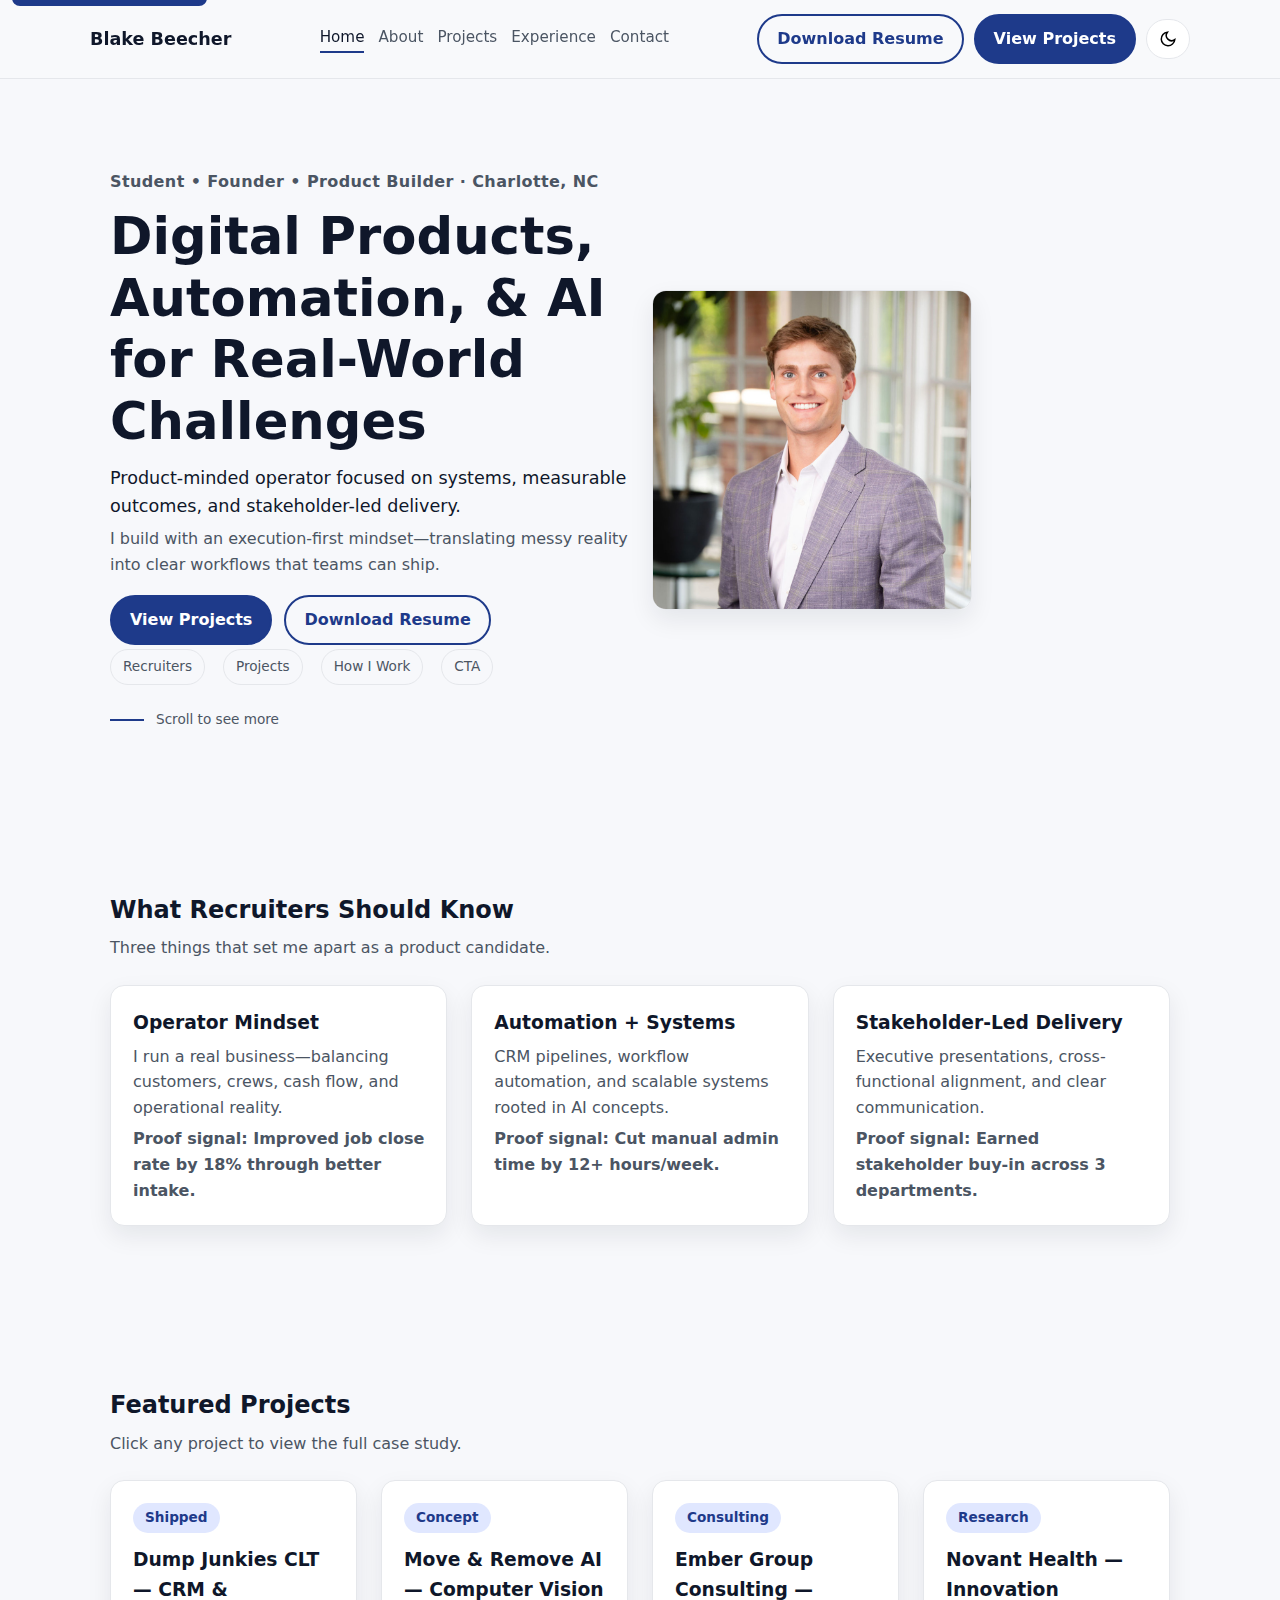
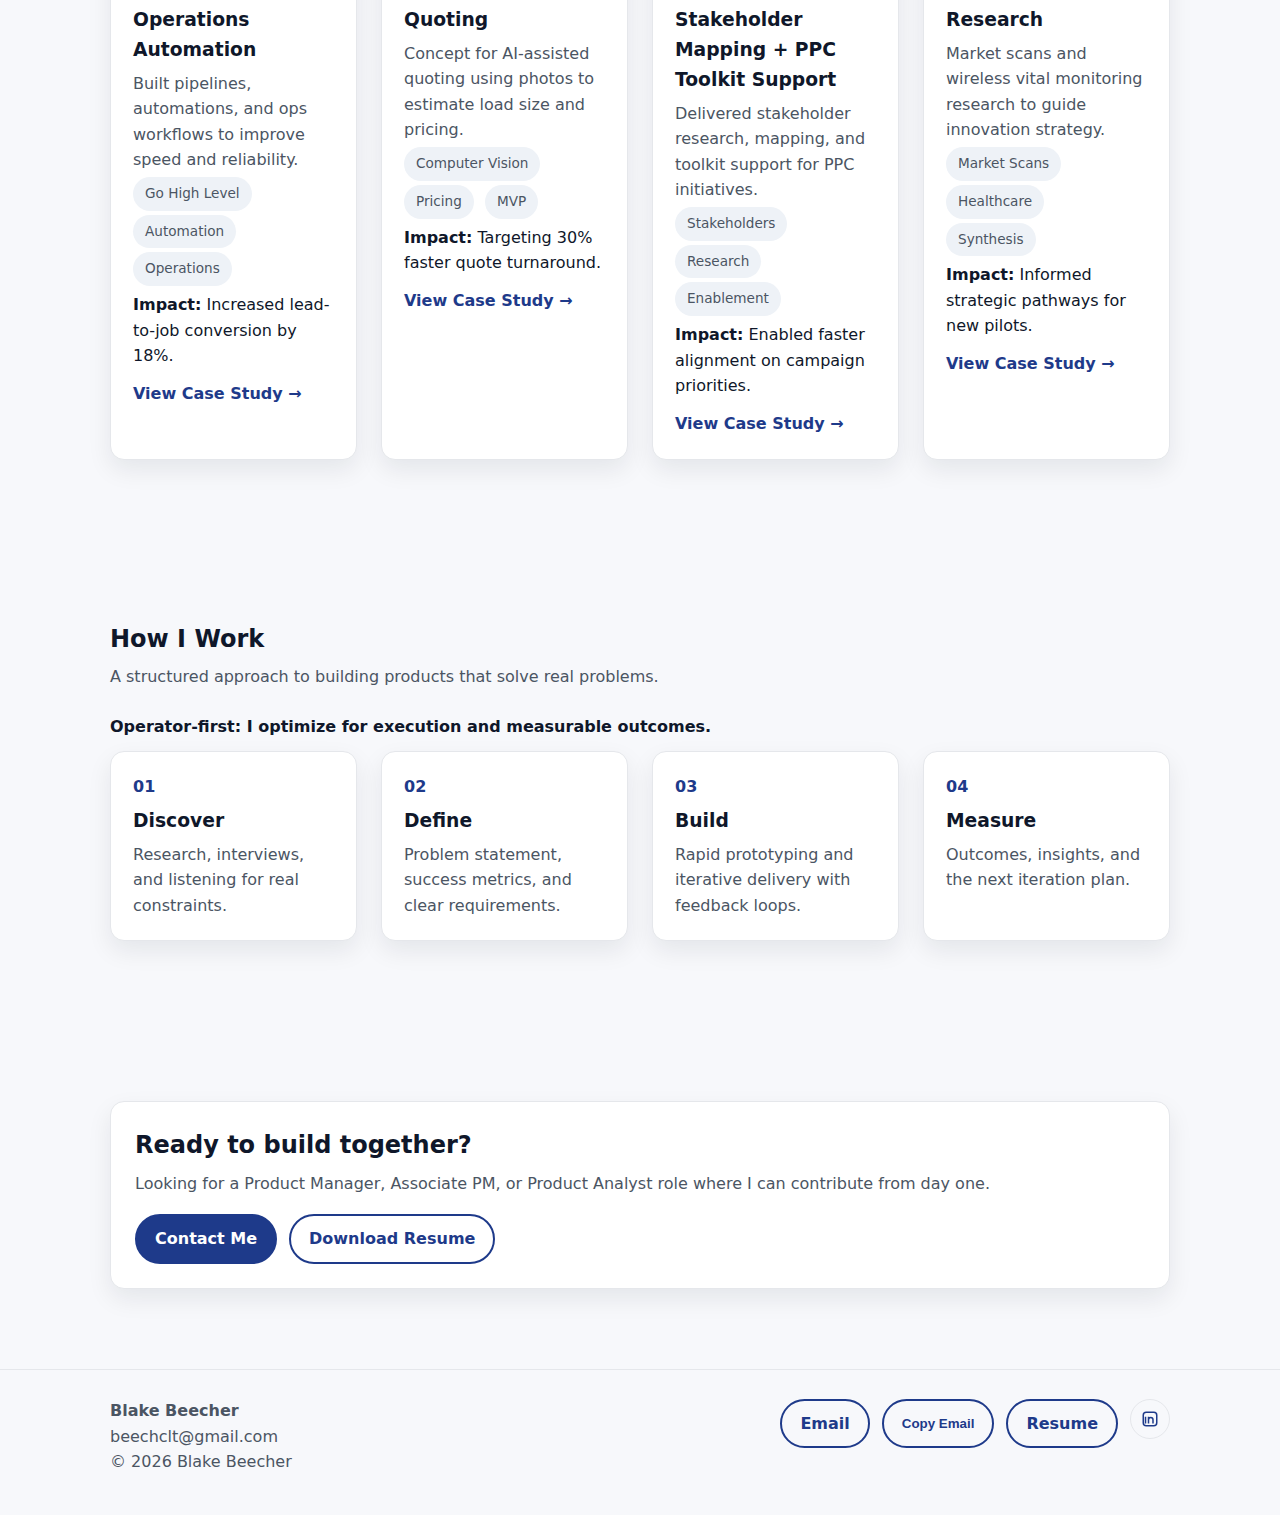
<file: index.html>
<!DOCTYPE html>
<html lang="en">
<head>
  <meta charset="UTF-8" />
  <meta name="viewport" content="width=device-width, initial-scale=1" />
  <title>Redirecting to the portfolio</title>
  <!-- Meta refresh for fast redirect -->
  <meta http-equiv="refresh" content="0; url=site/index.html" />
  <!-- Basic description for link previews -->
  <meta name="description" content="Redirecting to the portfolio site." />
  <script>
    // JavaScript fallback redirect
    window.location.replace("site/index.html");
  </script>
</head>
<body>
  <!-- Fallback link for users with JavaScript disabled -->
  <noscript>
    <p>Redirecting to the portfolio site. If you are not redirected, use the link below.</p>
  </noscript>
  <p>
    If you are not redirected automatically, visit
    <a href="site/index.html">the portfolio site</a>.
  </p>

  <!-- New: simple links for resume and LinkedIn -->
  <p>
    <!-- Resume file link (update the href if your file name is different) -->
    <a href="resume.pdf">View my resume</a>
  </p>
  <p>
    <!-- LinkedIn profile link -->
    <a href="https://www.linkedin.com/in/blake-beecher-66983b181/">My LinkedIn</a>
  </p>
</body>
</html>
</file>
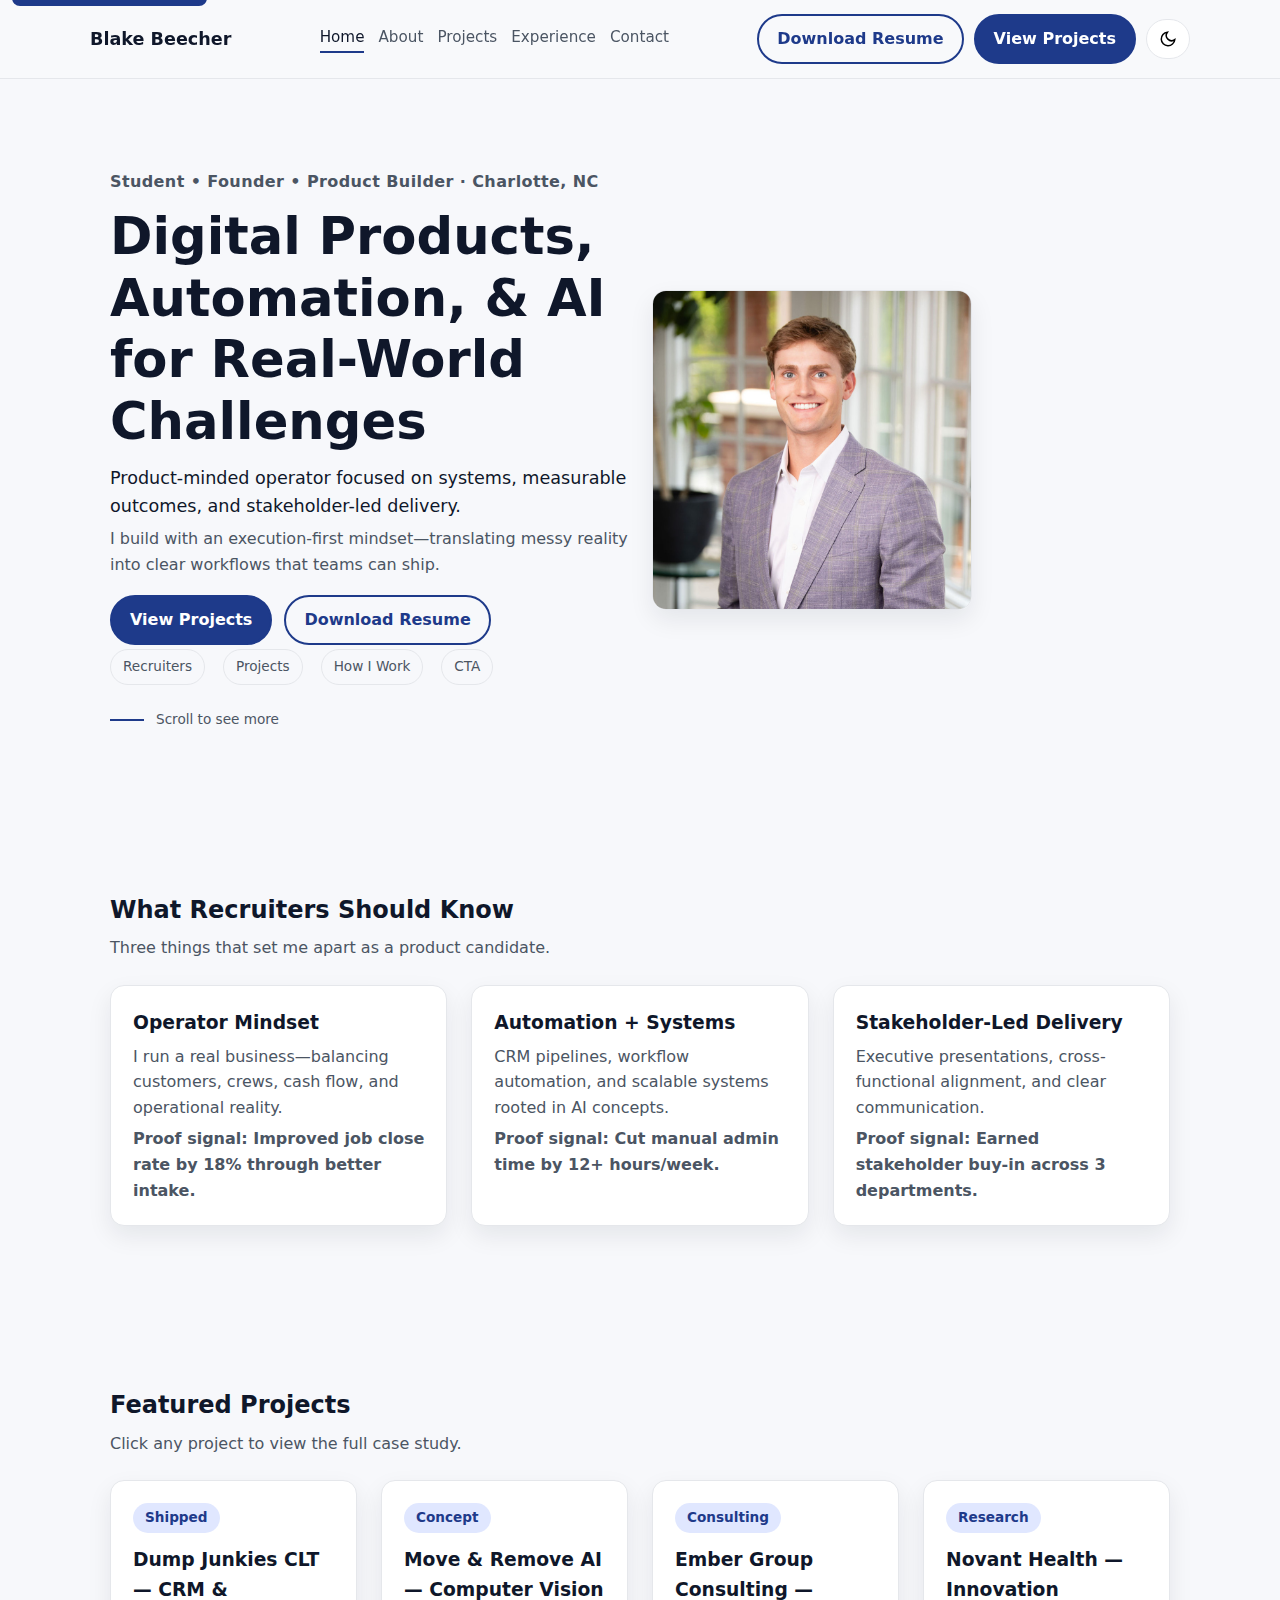
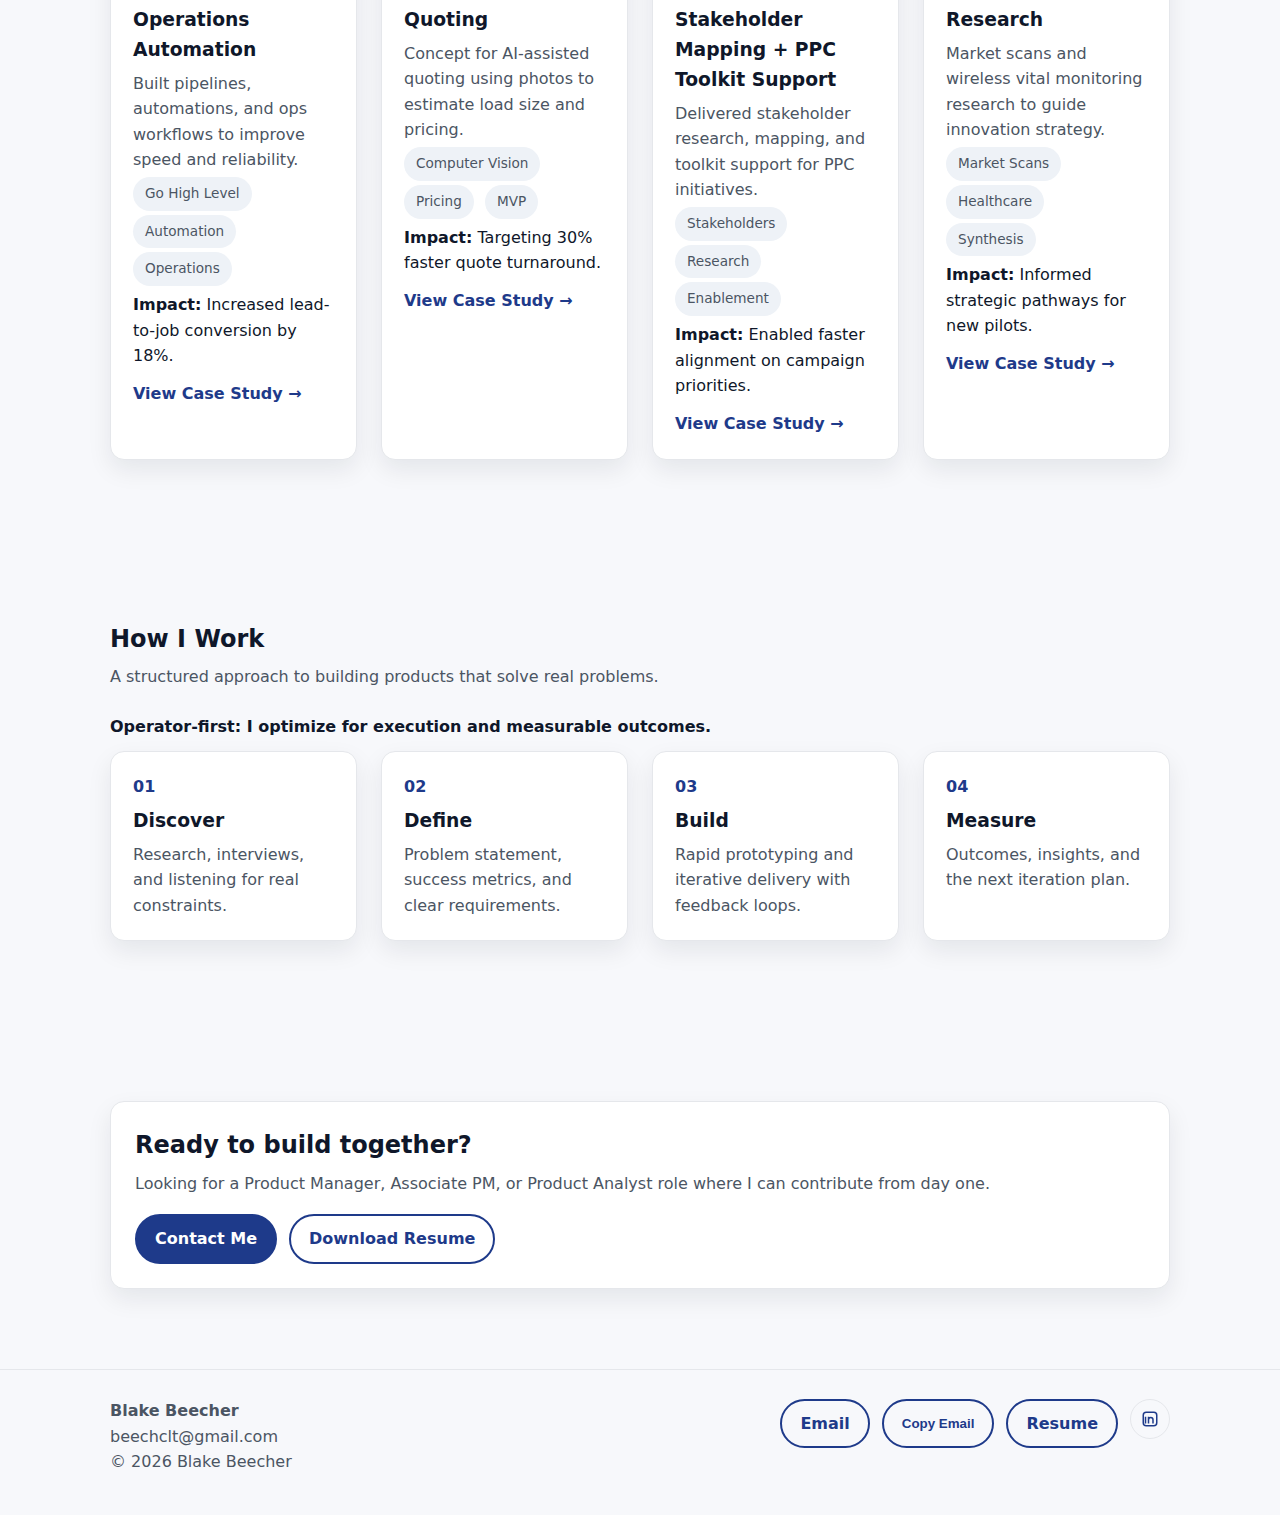
<file: site/index.html>
<!DOCTYPE html>
<html lang="en">
<head>
  <meta charset="UTF-8" />
  <meta name="viewport" content="width=device-width, initial-scale=1" />
  <title>Blake Beecher — Product-Minded Builder</title>
  <meta name="description" content="Recruiter-friendly portfolio for Blake Beecher, a Charlotte-based product builder focused on automation and AI." />
  <meta property="og:title" content="Blake Beecher — Product-Minded Builder" />
  <meta property="og:description" content="Digital products, automation, and AI for real-world challenges." />
  <meta property="og:image" content="assets/og-image.jpg" />
  <meta property="og:type" content="website" />
  <link rel="stylesheet" href="styles.css" />
  <script src="scripts.js" defer></script>
</head>
<body>
  <!-- Skip link for keyboard users -->
  <a class="skip-link" href="#main">Skip to main content</a>

  <!-- Global nav injected by JavaScript -->
  <div data-include="nav"></div>

  <main id="main">
    <!-- Hero Section -->
    <section class="section hero" id="home">
      <div class="container">
        <div class="hero-grid">
          <div>
            <p class="eyebrow">Student • Founder • Product Builder · Charlotte, NC</p>
            <h1>Digital Products, Automation, &amp; AI for Real-World Challenges</h1>
            <p class="lead">Product-minded operator focused on systems, measurable outcomes, and stakeholder-led delivery.</p>
            <p class="sublead">I build with an execution-first mindset—translating messy reality into clear workflows that teams can ship.</p>

            <!-- Quick actions -->
            <div class="hero-actions">
              <a class="btn btn-primary" href="projects.html">View Projects</a>
              <a class="btn btn-outline" href="assets/Blake Beecher Resume - 2026.pdf">Download Resume</a>
            </div>

            <!-- Section quick links (for in-page scroll highlighting) -->
            <div class="section-links" aria-label="Jump to section">
              <a class="chip link-chip" href="#recruiters">Recruiters</a>
              <a class="chip link-chip" href="#projects">Projects</a>
              <a class="chip link-chip" href="#how">How I Work</a>
              <a class="chip link-chip" href="#cta">CTA</a>
            </div>

            <!-- Scroll indicator -->
            <div class="scroll-indicator" aria-hidden="true">
              <span class="scroll-line"></span>
              <span class="scroll-text">Scroll to see more</span>
            </div>
          </div>

          <!-- Headshot image -->
          <div class="hero-image">
            <img src="assets/2.png" alt="Blake Beecher headshot" />
          </div>
        </div>
      </div>
    </section>

    <!-- Recruiter Section -->
    <section class="section" id="recruiters">
      <div class="container">
        <div class="section-header">
          <h2>What Recruiters Should Know</h2>
          <p class="section-subtitle">Three things that set me apart as a product candidate.</p>
        </div>
        <div class="grid-3">
          <article class="card card-hover">
            <h3>Operator Mindset</h3>
            <p>I run a real business—balancing customers, crews, cash flow, and operational reality.</p>
            <p class="proof">Proof signal: Improved job close rate by 18% through better intake.</p>
          </article>
          <article class="card card-hover">
            <h3>Automation + Systems</h3>
            <p>CRM pipelines, workflow automation, and scalable systems rooted in AI concepts.</p>
            <p class="proof">Proof signal: Cut manual admin time by 12+ hours/week.</p>
          </article>
          <article class="card card-hover">
            <h3>Stakeholder-Led Delivery</h3>
            <p>Executive presentations, cross-functional alignment, and clear communication.</p>
            <p class="proof">Proof signal: Earned stakeholder buy-in across 3 departments.</p>
          </article>
        </div>
      </div>
    </section>

    <!-- Featured Projects -->
    <section class="section" id="projects">
      <div class="container">
        <div class="section-header">
          <h2>Featured Projects</h2>
          <p class="section-subtitle">Click any project to view the full case study.</p>
        </div>
        <div class="grid-2">
          <article class="card card-hover project-card">
            <div class="pill">Shipped</div>
            <h3>Dump Junkies CLT — CRM &amp; Operations Automation</h3>
            <p>Built pipelines, automations, and ops workflows to improve speed and reliability.</p>
            <div class="chips">
              <span class="chip">Go High Level</span>
              <span class="chip">Automation</span>
              <span class="chip">Operations</span>
            </div>
            <p class="impact"><strong>Impact:</strong> Increased lead-to-job conversion by 18%.</p>
            <a class="project-link" href="project-dump-junkies.html">View Case Study →</a>
          </article>

          <article class="card card-hover project-card">
            <div class="pill">Concept</div>
            <h3>Move &amp; Remove AI — Computer Vision Quoting</h3>
            <p>Concept for AI-assisted quoting using photos to estimate load size and pricing.</p>
            <div class="chips">
              <span class="chip">Computer Vision</span>
              <span class="chip">Pricing</span>
              <span class="chip">MVP</span>
            </div>
            <p class="impact"><strong>Impact:</strong> Targeting 30% faster quote turnaround.</p>
            <a class="project-link" href="project-move-remove-ai.html">View Case Study →</a>
          </article>

          <article class="card card-hover project-card">
            <div class="pill">Consulting</div>
            <h3>Ember Group Consulting — Stakeholder Mapping + PPC Toolkit Support</h3>
            <p>Delivered stakeholder research, mapping, and toolkit support for PPC initiatives.</p>
            <div class="chips">
              <span class="chip">Stakeholders</span>
              <span class="chip">Research</span>
              <span class="chip">Enablement</span>
            </div>
            <p class="impact"><strong>Impact:</strong> Enabled faster alignment on campaign priorities.</p>
            <a class="project-link" href="project-ember-ppc-toolkit.html">View Case Study →</a>
          </article>

          <article class="card card-hover project-card">
            <div class="pill">Research</div>
            <h3>Novant Health — Innovation Research</h3>
            <p>Market scans and wireless vital monitoring research to guide innovation strategy.</p>
            <div class="chips">
              <span class="chip">Market Scans</span>
              <span class="chip">Healthcare</span>
              <span class="chip">Synthesis</span>
            </div>
            <p class="impact"><strong>Impact:</strong> Informed strategic pathways for new pilots.</p>
            <a class="project-link" href="project-novant-innovation.html">View Case Study →</a>
          </article>
        </div>
      </div>
    </section>

    <!-- How I Work -->
    <section class="section" id="how">
      <div class="container">
        <div class="section-header">
          <h2>How I Work</h2>
          <p class="section-subtitle">A structured approach to building products that solve real problems.</p>
        </div>
        <p class="operator-line">Operator-first: I optimize for execution and measurable outcomes.</p>
        <div class="grid-4">
          <article class="card step-card">
            <div class="step-number">01</div>
            <h3>Discover</h3>
            <p>Research, interviews, and listening for real constraints.</p>
          </article>
          <article class="card step-card">
            <div class="step-number">02</div>
            <h3>Define</h3>
            <p>Problem statement, success metrics, and clear requirements.</p>
          </article>
          <article class="card step-card">
            <div class="step-number">03</div>
            <h3>Build</h3>
            <p>Rapid prototyping and iterative delivery with feedback loops.</p>
          </article>
          <article class="card step-card">
            <div class="step-number">04</div>
            <h3>Measure</h3>
            <p>Outcomes, insights, and the next iteration plan.</p>
          </article>
        </div>
      </div>
    </section>

    <!-- CTA Section -->
    <section class="section" id="cta">
      <div class="container">
        <div class="cta-card">
          <div>
            <h2>Ready to build together?</h2>
            <p class="section-subtitle">Looking for a Product Manager, Associate PM, or Product Analyst role where I can contribute from day one.</p>
          </div>
          <div class="cta-actions">
            <a class="btn btn-primary" href="contact.html">Contact Me</a>
            <a class="btn btn-outline" href="assets/Blake Beecher Resume - 2026.pdf">Download Resume</a>
          </div>
        </div>
      </div>
    </section>
  </main>

  <!-- Global footer injected by JavaScript -->
  <div data-include="footer"></div>
</body>
</html>
</file>
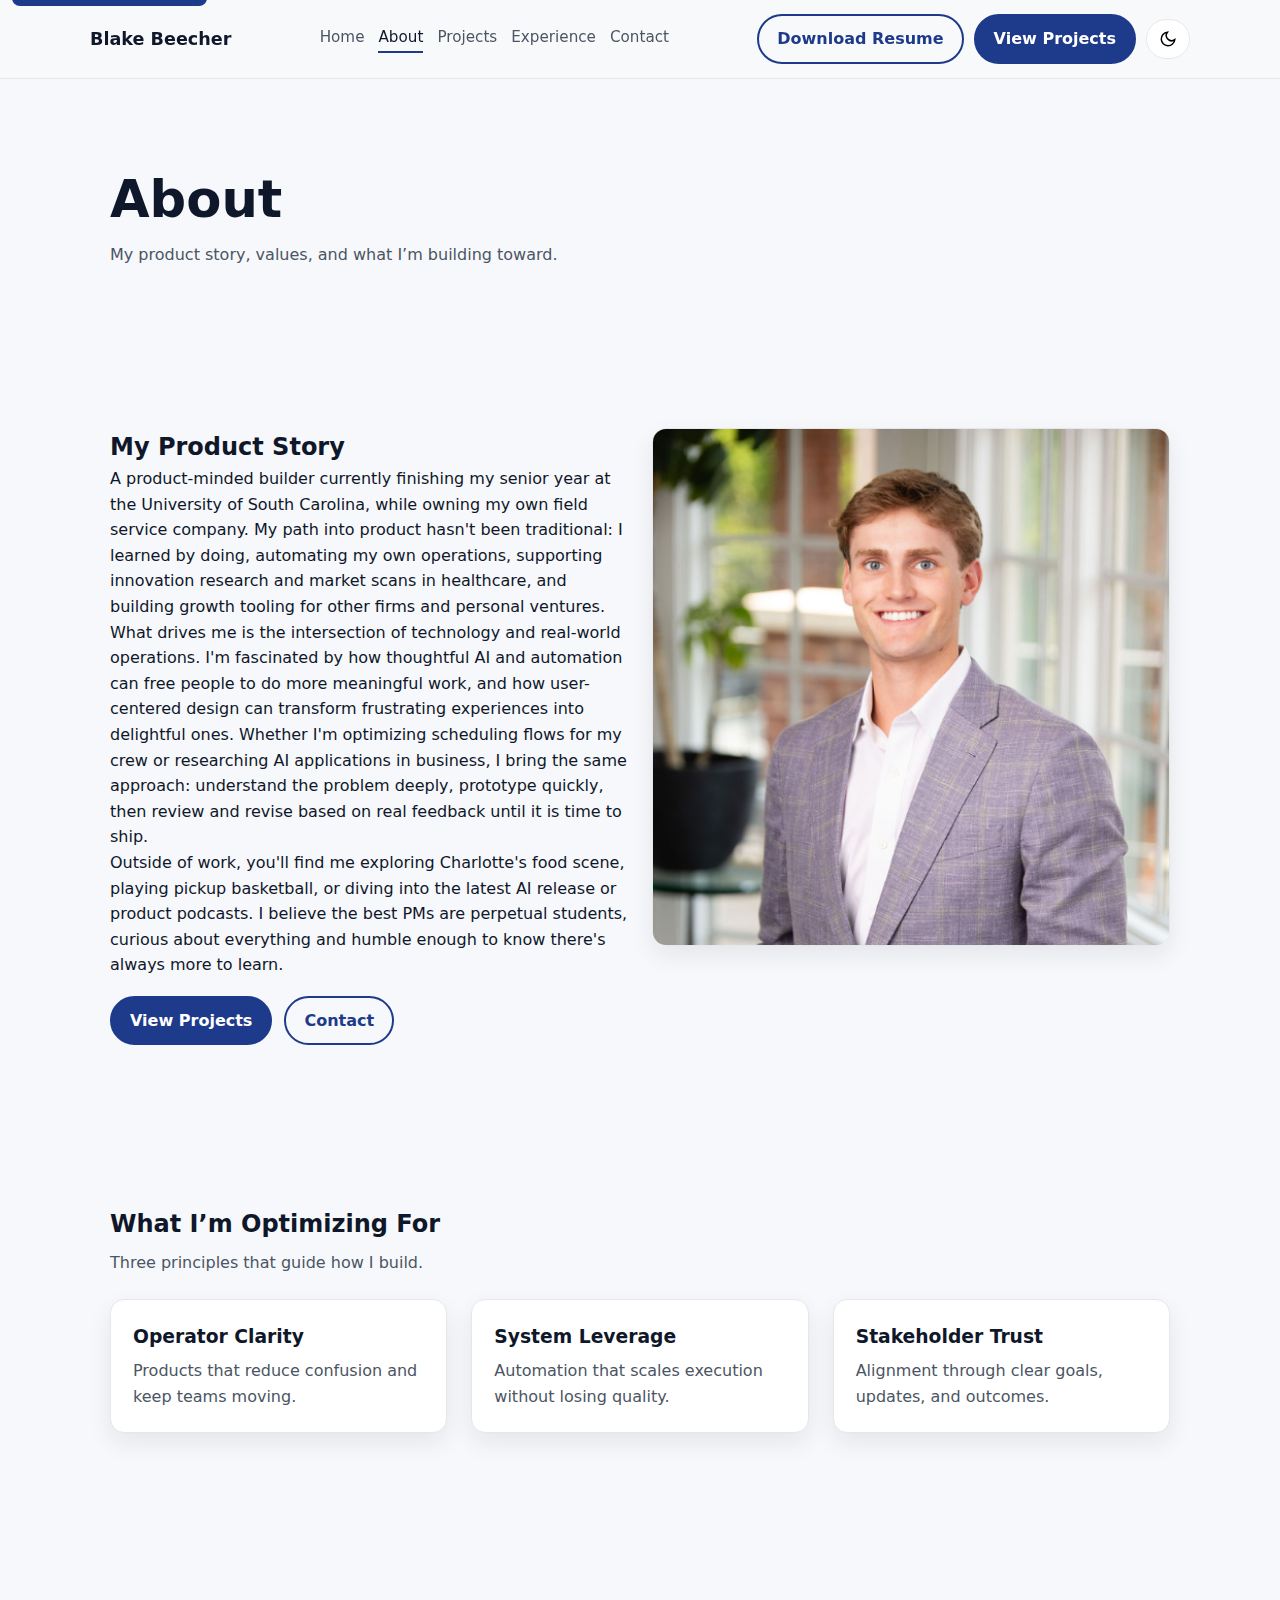
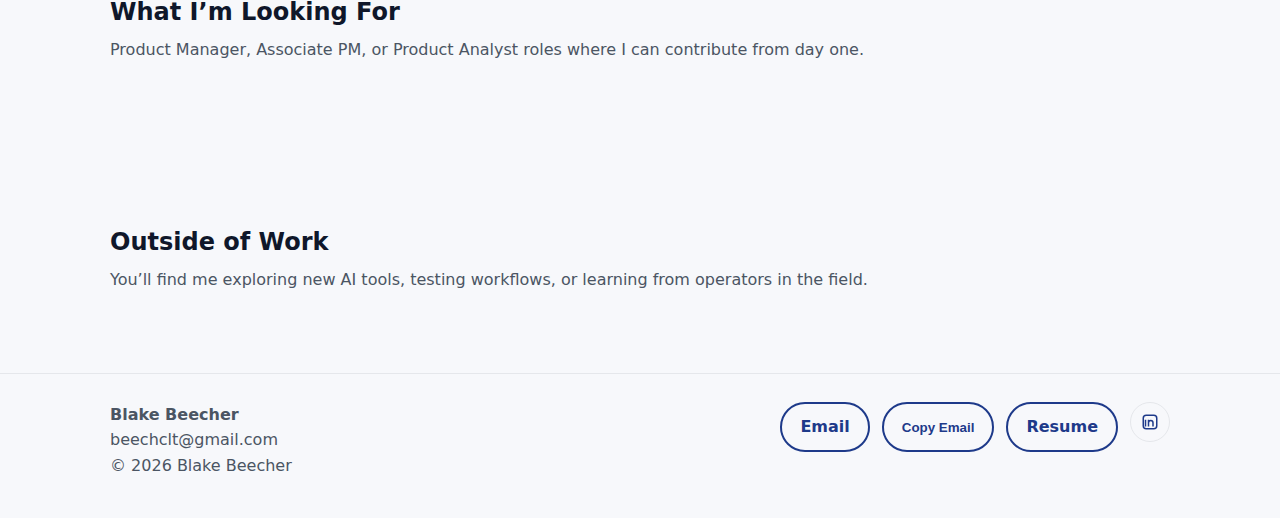
<file: site/about.html>
<!DOCTYPE html>
<html lang="en">
<head>
  <meta charset="UTF-8" />
  <meta name="viewport" content="width=device-width, initial-scale=1" />
  <title>About — Blake Beecher</title>
  <meta name="description" content="Learn about Blake Beecher’s product journey, principles, and career goals." />
  <meta property="og:title" content="About — Blake Beecher" />
  <meta property="og:description" content="Product story, principles, and what Blake is looking for next." />
  <meta property="og:image" content="assets/og-image.jpg" />
  <meta property="og:type" content="website" />
  <link rel="stylesheet" href="styles.css" />
  <script src="scripts.js" defer></script>
</head>
<body>
  <a class="skip-link" href="#main">Skip to main content</a>
  <div data-include="nav"></div>

  <main id="main">
    <!-- Page Header -->
    <section class="section page-header">
      <div class="container">
        <h1>About</h1>
        <p class="section-subtitle">My product story, values, and what I’m building toward.</p>
      </div>
    </section>

    <!-- About Content -->
    <section class="section">
      <div class="container grid-2">
        <div>
          <h2>My Product Story</h2>
          <p>A product-minded builder currently finishing my senior year at the University of South Carolina, while owning my own field service company. My path into product hasn't been traditional: I learned by doing, automating my own operations, supporting innovation research and market scans in healthcare, and building growth tooling for other firms and personal ventures.</p>
          <p>What drives me is the intersection of technology and real-world operations. I'm fascinated by how thoughtful AI and automation can free people to do more meaningful work, and how user-centered design can transform frustrating experiences into delightful ones. Whether I'm optimizing scheduling flows for my crew or researching AI applications in business, I bring the same approach: understand the problem deeply, prototype quickly, then review and revise based on real feedback until it is time to ship.</p>
          <p>Outside of work, you'll find me exploring Charlotte's food scene, playing pickup basketball, or diving into the latest AI release or product podcasts. I believe the best PMs are perpetual students, curious about everything and humble enough to know there's always more to learn.</p>

          <div class="cta-row">
            <a class="btn btn-primary" href="projects.html">View Projects</a>
            <a class="btn btn-outline" href="contact.html">Contact</a>
          </div>
        </div>
        <div class="image-frame">
          <img src="assets/2.png" alt="Blake Beecher headshot" />
        </div>
      </div>
    </section>

    <!-- Principles -->
    <section class="section">
      <div class="container">
        <div class="section-header">
          <h2>What I’m Optimizing For</h2>
          <p class="section-subtitle">Three principles that guide how I build.</p>
        </div>
        <div class="grid-3">
          <article class="card card-hover">
            <h3>Operator Clarity</h3>
            <p>Products that reduce confusion and keep teams moving.</p>
          </article>
          <article class="card card-hover">
            <h3>System Leverage</h3>
            <p>Automation that scales execution without losing quality.</p>
          </article>
          <article class="card card-hover">
            <h3>Stakeholder Trust</h3>
            <p>Alignment through clear goals, updates, and outcomes.</p>
          </article>
        </div>
      </div>
    </section>

    <!-- Looking For -->
    <section class="section">
      <div class="container">
        <h2>What I’m Looking For</h2>
        <p class="section-subtitle">Product Manager, Associate PM, or Product Analyst roles where I can contribute from day one.</p>
      </div>
    </section>

    <!-- Outside of Work -->
    <section class="section">
      <div class="container">
        <h2>Outside of Work</h2>
        <p class="section-subtitle">You’ll find me exploring new AI tools, testing workflows, or learning from operators in the field.</p>
      </div>
    </section>
  </main>

  <div data-include="footer"></div>
</body>
</html>
</file>
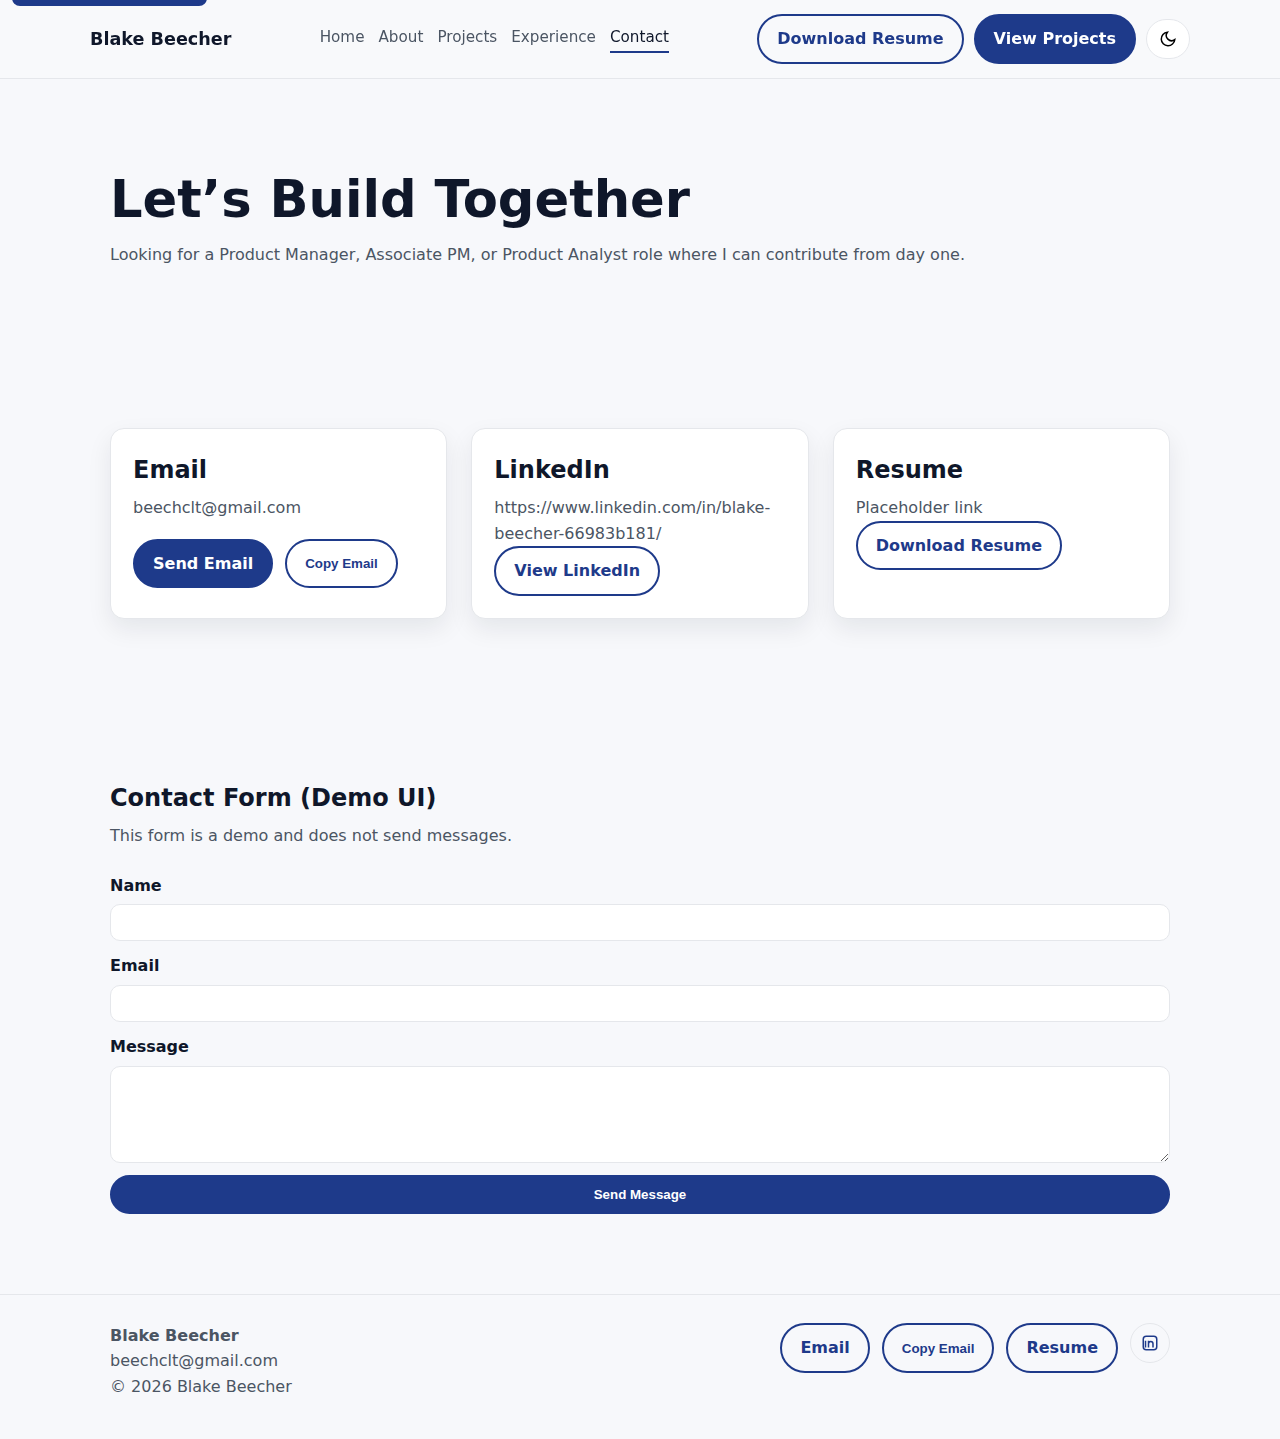
<file: site/contact.html>
<!DOCTYPE html>
<html lang="en">
<head>
  <meta charset="UTF-8" />
  <meta name="viewport" content="width=device-width, initial-scale=1" />
  <title>Contact — Blake Beecher</title>
  <meta name="description" content="Get in touch with Blake Beecher for product, automation, and AI roles." />
  <meta property="og:title" content="Contact — Blake Beecher" />
  <meta property="og:description" content="Email, LinkedIn, and resume links for Blake Beecher." />
  <meta property="og:image" content="assets/og-image.jpg" />
  <meta property="og:type" content="website" />
  <link rel="stylesheet" href="styles.css" />
  <script src="scripts.js" defer></script>
</head>
<body>
  <a class="skip-link" href="#main">Skip to main content</a>
  <div data-include="nav"></div>

  <main id="main">
    <section class="section page-header">
      <div class="container">
        <h1>Let’s Build Together</h1>
        <p class="section-subtitle">Looking for a Product Manager, Associate PM, or Product Analyst role where I can contribute from day one.</p>
      </div>
    </section>

    <section class="section">
      <div class="container grid-3">
        <article class="card card-hover">
          <h2>Email</h2>
          <p class="muted">beechclt@gmail.com</p>
          <div class="cta-row">
            <a class="btn btn-primary" href="mailto:beechclt@gmail.com">Send Email</a>
            <button class="btn btn-outline" data-copy-email>Copy Email</button>
          </div>
        </article>
        <article class="card card-hover">
          <h2>LinkedIn</h2>
          <p class="muted">https://www.linkedin.com/in/blake-beecher-66983b181/</p>
          <a class="btn btn-outline" href="https://www.linkedin.com/in/blake-beecher-66983b181/">View LinkedIn</a>
        </article>
        <article class="card card-hover">
          <h2>Resume</h2>
          <p class="muted">Placeholder link</p>
          <a class="btn btn-outline" href="assets/Blake Beecher Resume - 2026.pdf">Download Resume</a>
        </article>
      </div>
    </section>

    <!-- Optional demo form -->
    <section class="section">
      <div class="container">
        <div class="section-header">
          <h2>Contact Form (Demo UI)</h2>
          <p class="section-subtitle">This form is a demo and does not send messages.</p>
        </div>
        <form class="contact-form" data-demo-form>
          <label>
            <span>Name</span>
            <input type="text" name="name" required />
          </label>
          <label>
            <span>Email</span>
            <input type="email" name="email" required />
          </label>
          <label>
            <span>Message</span>
            <textarea name="message" rows="5" required></textarea>
          </label>
          <button class="btn btn-primary" type="submit">Send Message</button>
        </form>
      </div>
    </section>
  </main>

  <div data-include="footer"></div>
</body>
</html>
</file>
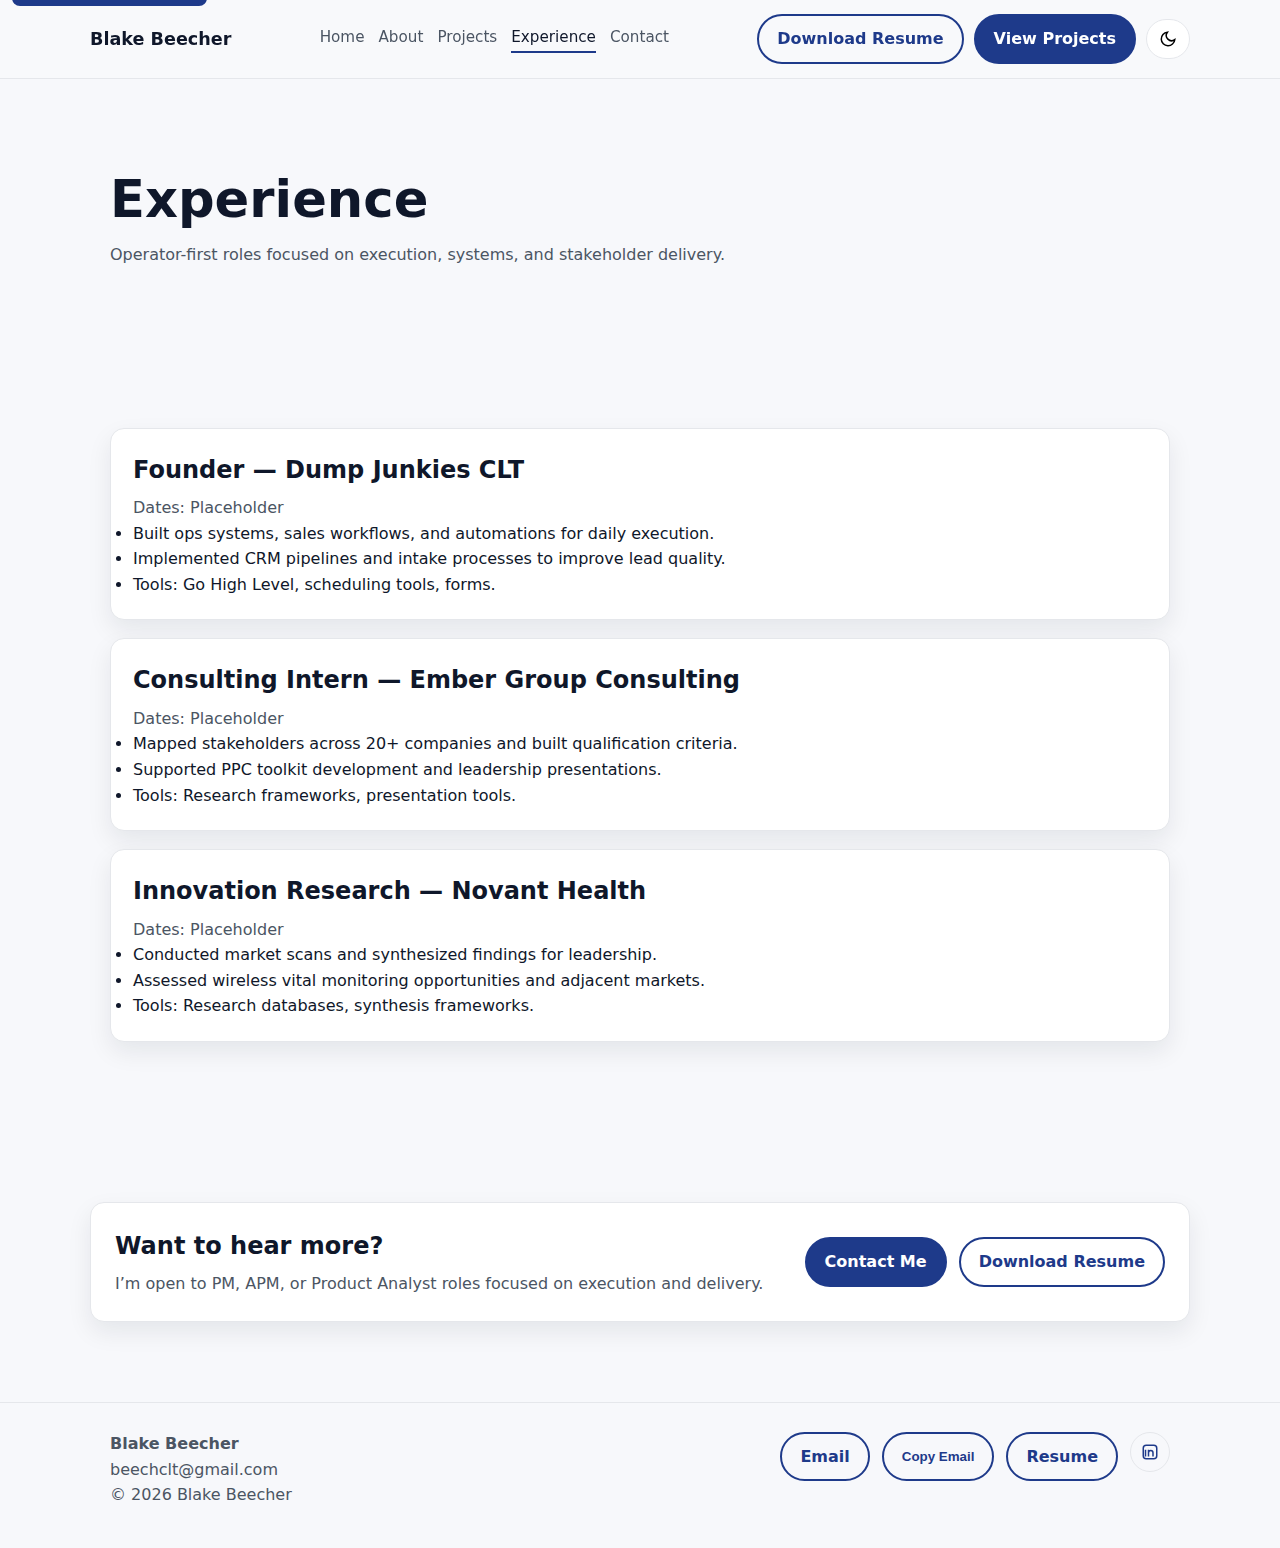
<file: site/experience.html>
<!DOCTYPE html>
<html lang="en">
<head>
  <meta charset="UTF-8" />
  <meta name="viewport" content="width=device-width, initial-scale=1" />
  <title>Experience — Blake Beecher</title>
  <meta name="description" content="Experience timeline featuring operations, consulting, and innovation research roles." />
  <meta property="og:title" content="Experience — Blake Beecher" />
  <meta property="og:description" content="Operator-first experience across business, consulting, and research." />
  <meta property="og:image" content="assets/og-image.jpg" />
  <meta property="og:type" content="website" />
  <link rel="stylesheet" href="styles.css" />
  <script src="scripts.js" defer></script>
</head>
<body>
  <a class="skip-link" href="#main">Skip to main content</a>
  <div data-include="nav"></div>

  <main id="main">
    <section class="section page-header">
      <div class="container">
        <h1>Experience</h1>
        <p class="section-subtitle">Operator-first roles focused on execution, systems, and stakeholder delivery.</p>
      </div>
    </section>

    <section class="section">
      <div class="container stacked-cards">
        <article class="card">
          <h2>Founder — Dump Junkies CLT</h2>
          <p class="muted">Dates: Placeholder</p>
          <ul>
            <li>Built ops systems, sales workflows, and automations for daily execution.</li>
            <li>Implemented CRM pipelines and intake processes to improve lead quality.</li>
            <li>Tools: Go High Level, scheduling tools, forms.</li>
          </ul>
        </article>

        <article class="card">
          <h2>Consulting Intern — Ember Group Consulting</h2>
          <p class="muted">Dates: Placeholder</p>
          <ul>
            <li>Mapped stakeholders across 20+ companies and built qualification criteria.</li>
            <li>Supported PPC toolkit development and leadership presentations.</li>
            <li>Tools: Research frameworks, presentation tools.</li>
          </ul>
        </article>

        <article class="card">
          <h2>Innovation Research — Novant Health</h2>
          <p class="muted">Dates: Placeholder</p>
          <ul>
            <li>Conducted market scans and synthesized findings for leadership.</li>
            <li>Assessed wireless vital monitoring opportunities and adjacent markets.</li>
            <li>Tools: Research databases, synthesis frameworks.</li>
          </ul>
        </article>
      </div>
    </section>

    <section class="section">
      <div class="container cta-card">
        <div>
          <h2>Want to hear more?</h2>
          <p class="section-subtitle">I’m open to PM, APM, or Product Analyst roles focused on execution and delivery.</p>
        </div>
        <div class="cta-actions">
          <a class="btn btn-primary" href="contact.html">Contact Me</a>
          <a class="btn btn-outline" href="assets/Blake Beecher Resume - 2026.pdf">Download Resume</a>
        </div>
      </div>
    </section>
  </main>

  <div data-include="footer"></div>
</body>
</html>
</file>
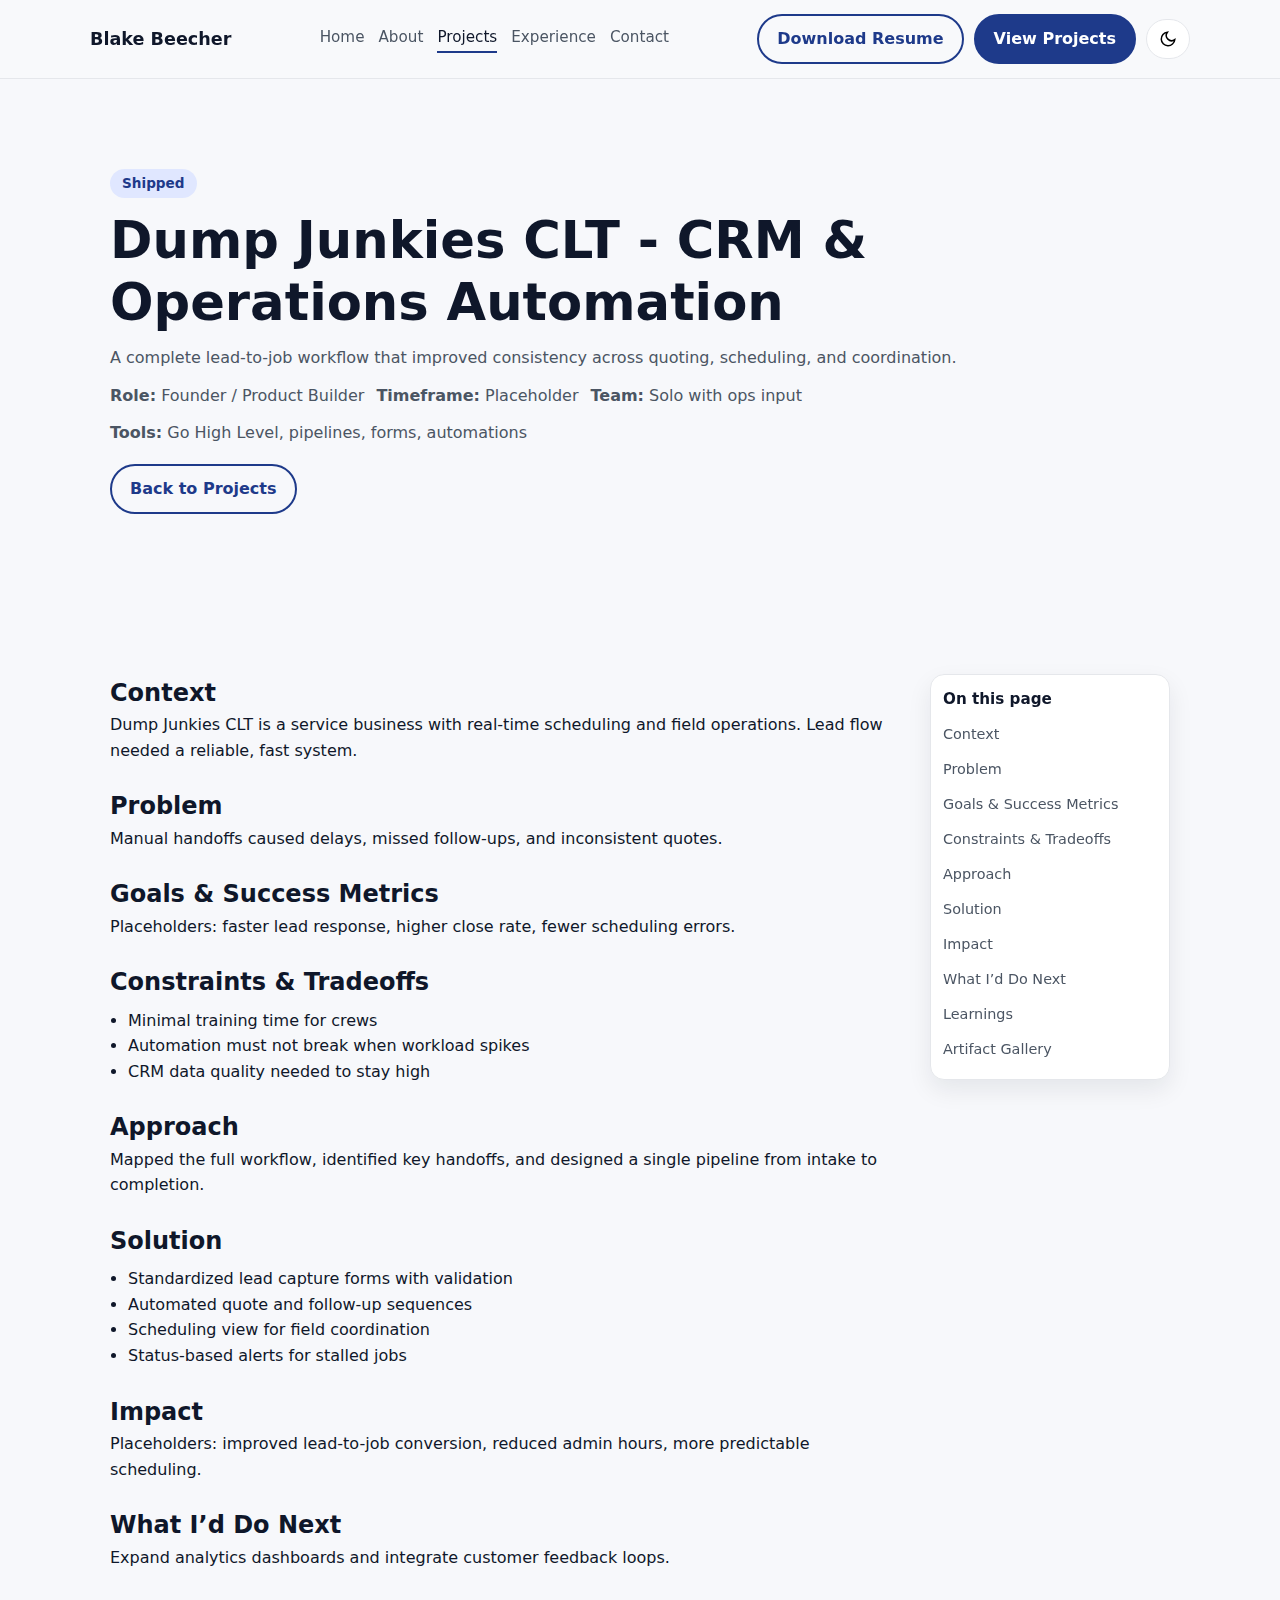
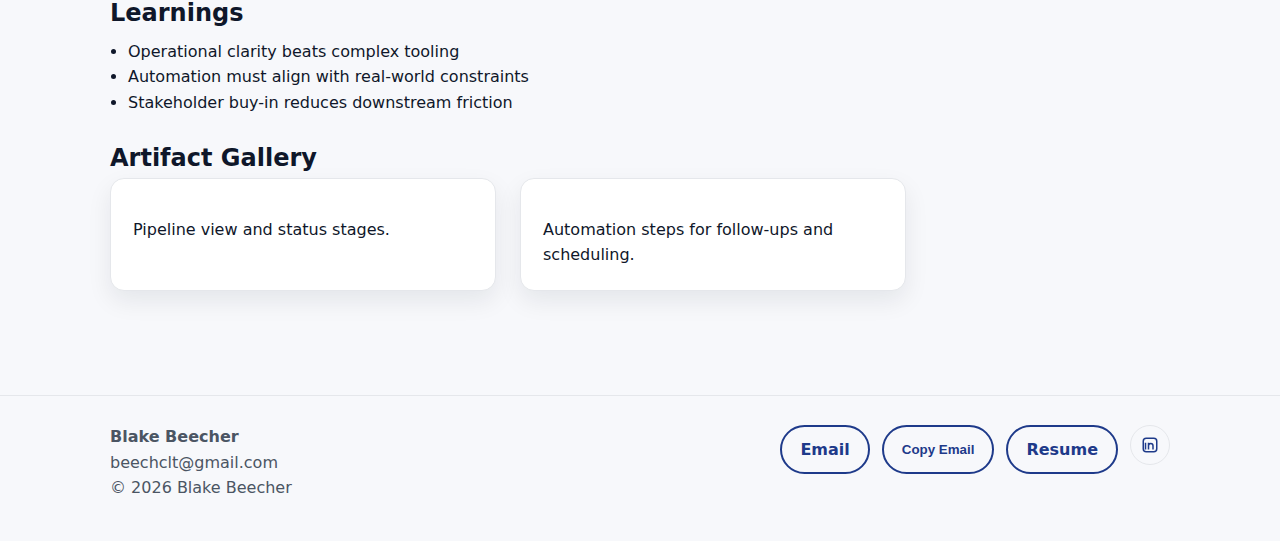
<file: site/project-dump-junkies.html>
<!DOCTYPE html>
<html lang="en">
<head>
  <meta charset="UTF-8" />
  <title>Dump Junkies CLT - CRM &amp; Operations Automation</title>
  <meta name="description" content="Case study on CRM pipelines, automation, and operations systems for Dump Junkies CLT." />
  <meta property="og:title" content="Dump Junkies CLT - Case Study" />
  <meta property="og:description" content="Lead capture to scheduling workflows built in Go High Level." />
  <meta property="og:image" content="assets/project-dump-junkies.jpg" />
  <meta property="og:type" content="website" />
  <link rel="stylesheet" href="styles.css" />
  <script src="scripts.js" defer></script>
</head>
<body class="project-page">
  <div data-include="nav"></div>

  <main id="main">
    <!-- Case Study Hero -->
    <section class="section page-header">
      <div class="container">
        <div class="pill">Shipped</div>
        <h1>Dump Junkies CLT - CRM &amp; Operations Automation</h1>
        <p class="section-subtitle">A complete lead-to-job workflow that improved consistency across quoting, scheduling, and coordination.</p>

        <div class="meta-row">
          <div><strong>Role:</strong> Founder / Product Builder</div>
          <div><strong>Timeframe:</strong> Placeholder</div>
          <div><strong>Team:</strong> Solo with ops input</div>
          <div><strong>Tools:</strong> Go High Level, pipelines, forms, automations</div>
        </div>

        <a class="btn btn-outline" href="projects.html">Back to Projects</a>
      </div>
    </section>

    <section class="section case-study">
      <div class="container case-layout">
        <!-- Main content -->
        <div class="case-content">
          <section>
            <h2>Context</h2>
            <p>Dump Junkies CLT is a service business with real-time scheduling and field operations. Lead flow needed a reliable, fast system.</p>
          </section>

          <section>
            <h2>Problem</h2>
            <p>Manual handoffs caused delays, missed follow-ups, and inconsistent quotes.</p>
          </section>

          <section>
            <h2>Goals &amp; Success Metrics</h2>
            <p>Placeholders: faster lead response, higher close rate, fewer scheduling errors.</p>
          </section>

          <section>
            <h2>Constraints &amp; Tradeoffs</h2>
            <ul>
              <li>Minimal training time for crews</li>
              <li>Automation must not break when workload spikes</li>
              <li>CRM data quality needed to stay high</li>
            </ul>
          </section>

          <section>
            <h2>Approach</h2>
            <p>Mapped the full workflow, identified key handoffs, and designed a single pipeline from intake to completion.</p>
          </section>

          <section>
            <h2>Solution</h2>
            <ul>
              <li>Standardized lead capture forms with validation</li>
              <li>Automated quote and follow-up sequences</li>
              <li>Scheduling view for field coordination</li>
              <li>Status-based alerts for stalled jobs</li>
            </ul>
          </section>

          <section>
            <h2>Impact</h2>
            <p>Placeholders: improved lead-to-job conversion, reduced admin hours, more predictable scheduling.</p>
          </section>

          <section>
            <h2>What I’d Do Next</h2>
            <p>Expand analytics dashboards and integrate customer feedback loops.</p>
          </section>

          <section>
            <h2>Learnings</h2>
            <ul>
              <li>Operational clarity beats complex tooling</li>
              <li>Automation must align with real-world constraints</li>
              <li>Stakeholder buy-in reduces downstream friction</li>
            </ul>
          </section>

          <section>
            <h2>Artifact Gallery</h2>
            <div class="grid-2">
              <figure class="card">
                <img src="assets/project-dump-junkies.jpg" alt="CRM pipeline placeholder" />
                <figcaption>Pipeline view and status stages.</figcaption>
              </figure>
              <figure class="card">
                <img src="assets/project-dump-junkies.jpg" alt="Automation flow placeholder" />
                <figcaption>Automation steps for follow-ups and scheduling.</figcaption>
              </figure>
            </div>
          </section>
        </div>

        <!-- TOC generated by JavaScript -->
        <aside class="case-toc" data-toc aria-label="Case study table of contents"></aside>
      </div>
    </section>
  </main>

  <div data-include="footer"></div>
</body>
</html>
</file>
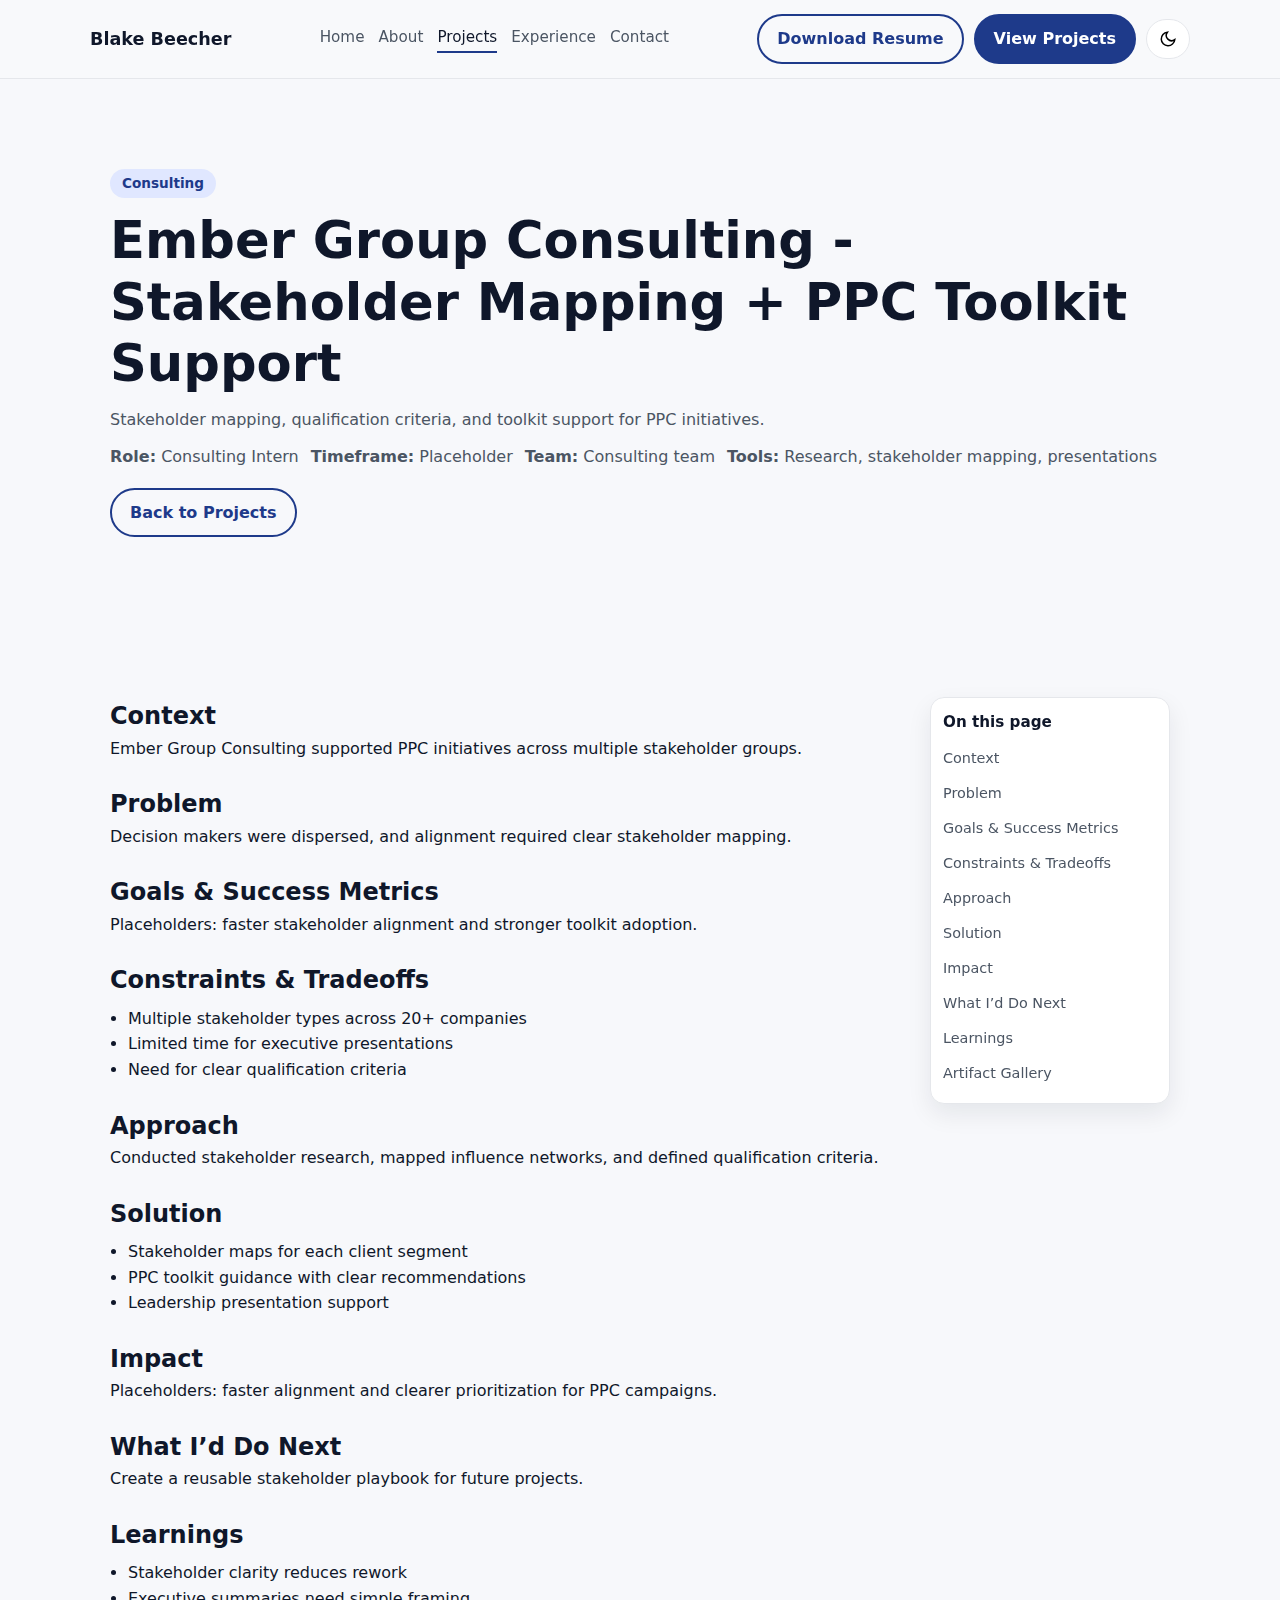
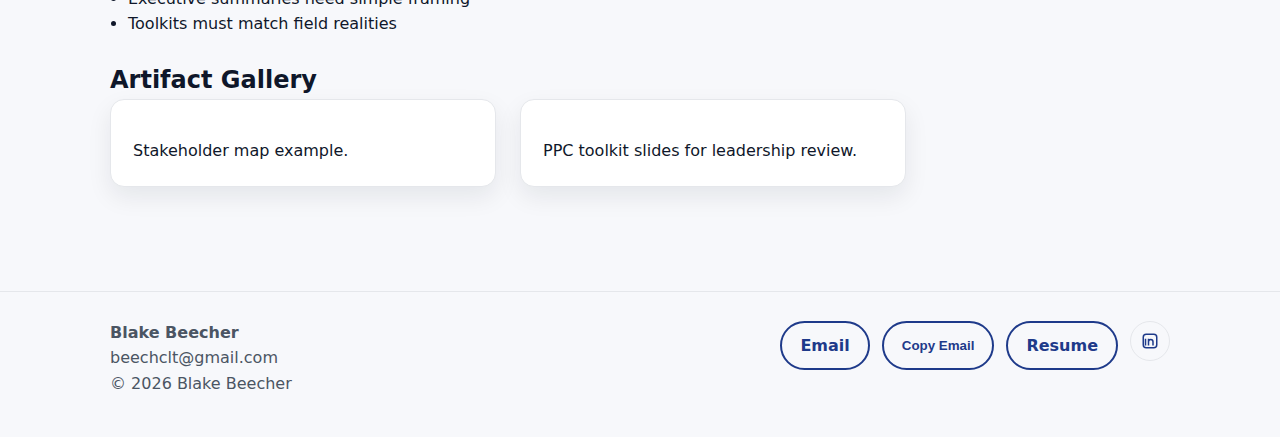
<file: site/project-ember-ppc-toolkit.html>
<!DOCTYPE html>
<html lang="en">
<head>
  <meta charset="UTF-8" />
  <title>Ember Group Consulting - Stakeholder Mapping + PPC Toolkit</title>
  <meta name="description" content="Case study on stakeholder mapping and PPC toolkit support for Ember Group Consulting." />
  <meta property="og:title" content="Ember Group Consulting - Case Study" />
  <meta property="og:description" content="Stakeholder mapping across 20+ companies and leadership presentation support." />
  <meta property="og:image" content="assets/project-ember-ppc-toolkit.jpg" />
  <meta property="og:type" content="website" />
  <link rel="stylesheet" href="styles.css" />
  <script src="scripts.js" defer></script>
</head>
<body class="project-page">
  <div data-include="nav"></div>

  <main id="main">
    <!-- Case Study Hero -->
    <section class="section page-header">
      <div class="container">
        <div class="pill">Consulting</div>
        <h1>Ember Group Consulting - Stakeholder Mapping + PPC Toolkit Support</h1>
        <p class="section-subtitle">Stakeholder mapping, qualification criteria, and toolkit support for PPC initiatives.</p>

        <div class="meta-row">
          <div><strong>Role:</strong> Consulting Intern</div>
          <div><strong>Timeframe:</strong> Placeholder</div>
          <div><strong>Team:</strong> Consulting team</div>
          <div><strong>Tools:</strong> Research, stakeholder mapping, presentations</div>
        </div>

        <a class="btn btn-outline" href="projects.html">Back to Projects</a>
      </div>
    </section>

    <section class="section case-study">
      <div class="container case-layout">
        <!-- Main content -->
        <div class="case-content">
          <section>
            <h2>Context</h2>
            <p>Ember Group Consulting supported PPC initiatives across multiple stakeholder groups.</p>
          </section>

          <section>
            <h2>Problem</h2>
            <p>Decision makers were dispersed, and alignment required clear stakeholder mapping.</p>
          </section>

          <section>
            <h2>Goals &amp; Success Metrics</h2>
            <p>Placeholders: faster stakeholder alignment and stronger toolkit adoption.</p>
          </section>

          <section>
            <h2>Constraints &amp; Tradeoffs</h2>
            <ul>
              <li>Multiple stakeholder types across 20+ companies</li>
              <li>Limited time for executive presentations</li>
              <li>Need for clear qualification criteria</li>
            </ul>
          </section>

          <section>
            <h2>Approach</h2>
            <p>Conducted stakeholder research, mapped influence networks, and defined qualification criteria.</p>
          </section>

          <section>
            <h2>Solution</h2>
            <ul>
              <li>Stakeholder maps for each client segment</li>
              <li>PPC toolkit guidance with clear recommendations</li>
              <li>Leadership presentation support</li>
            </ul>
          </section>

          <section>
            <h2>Impact</h2>
            <p>Placeholders: faster alignment and clearer prioritization for PPC campaigns.</p>
          </section>

          <section>
            <h2>What I’d Do Next</h2>
            <p>Create a reusable stakeholder playbook for future projects.</p>
          </section>

          <section>
            <h2>Learnings</h2>
            <ul>
              <li>Stakeholder clarity reduces rework</li>
              <li>Executive summaries need simple framing</li>
              <li>Toolkits must match field realities</li>
            </ul>
          </section>

          <section>
            <h2>Artifact Gallery</h2>
            <div class="grid-2">
              <figure class="card">
                <img src="assets/project-ember-ppc-toolkit.jpg" alt="Stakeholder map placeholder" />
                <figcaption>Stakeholder map example.</figcaption>
              </figure>
              <figure class="card">
                <img src="assets/project-ember-ppc-toolkit.jpg" alt="Toolkit slide placeholder" />
                <figcaption>PPC toolkit slides for leadership review.</figcaption>
              </figure>
            </div>
          </section>
        </div>

        <!-- TOC generated by JavaScript -->
        <aside class="case-toc" data-toc aria-label="Case study table of contents"></aside>
      </div>
    </section>
  </main>

  <div data-include="footer"></div>
</body>
</html>
</file>
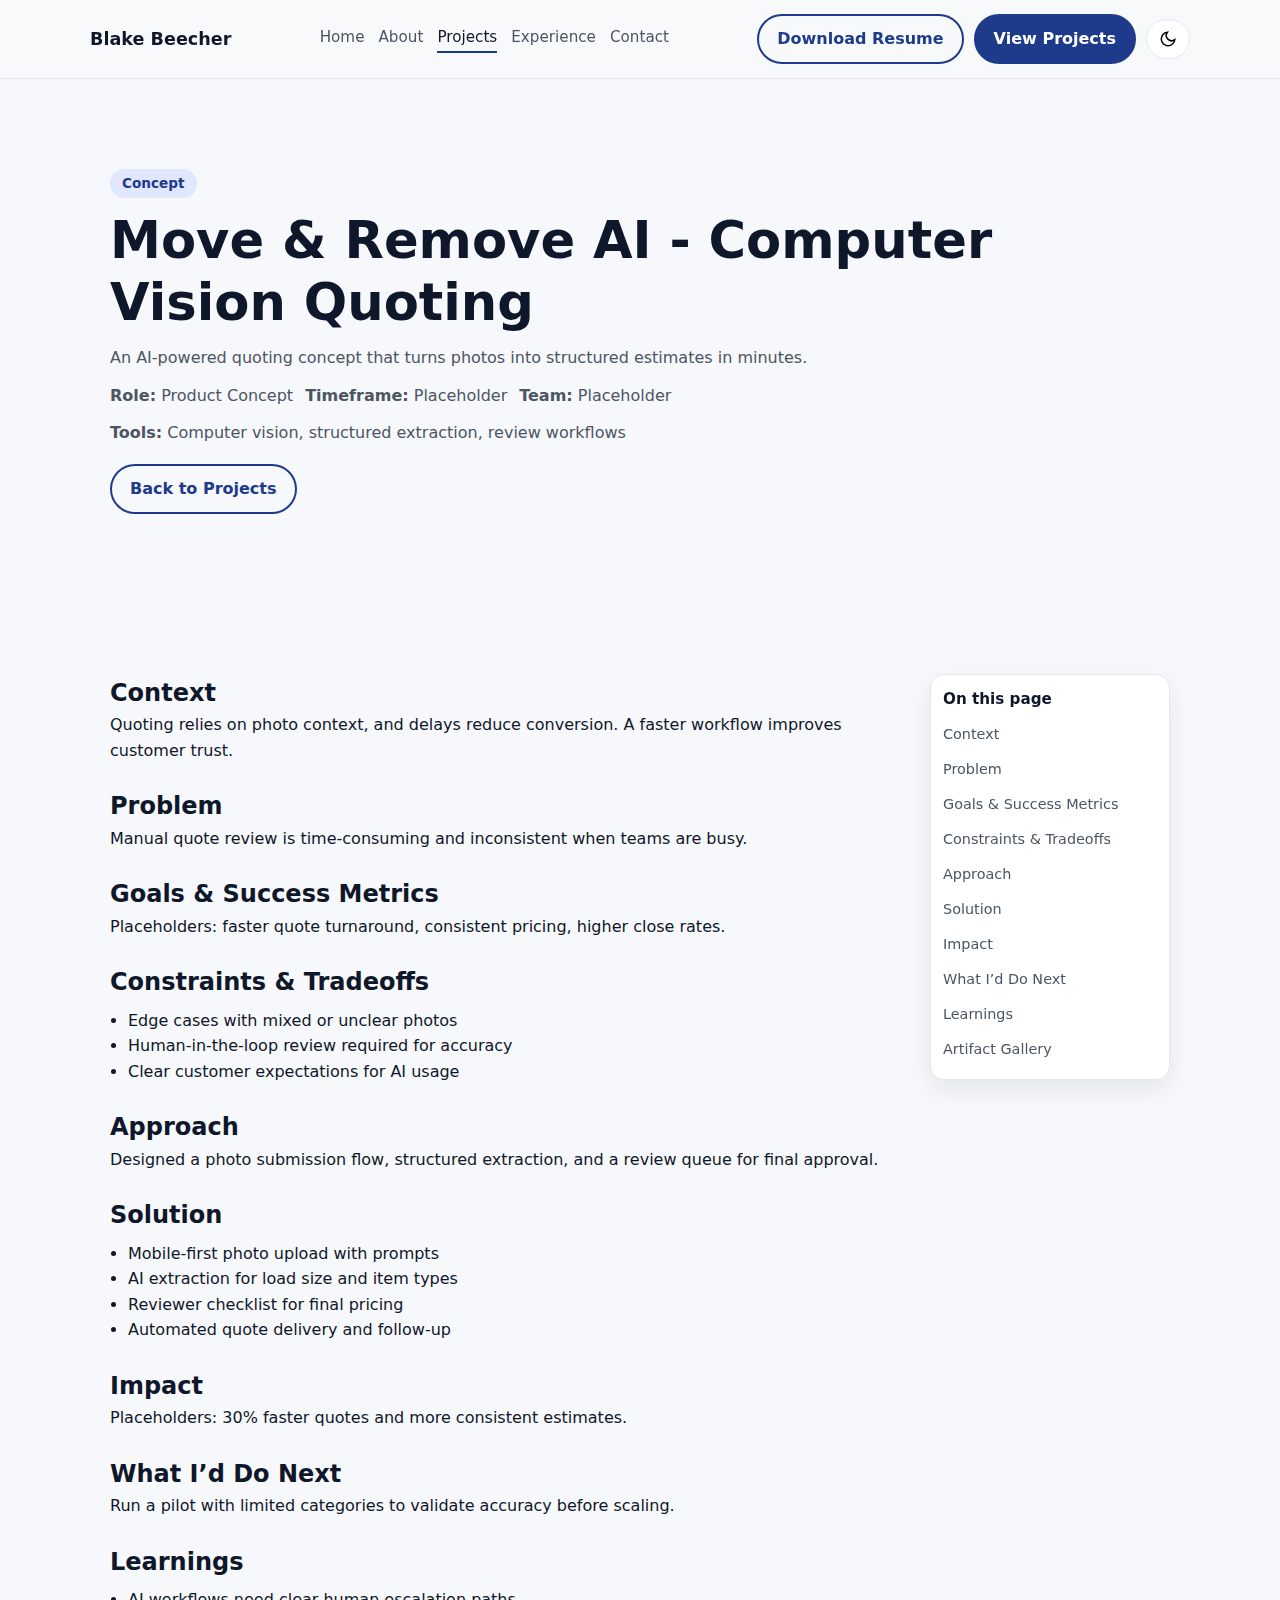
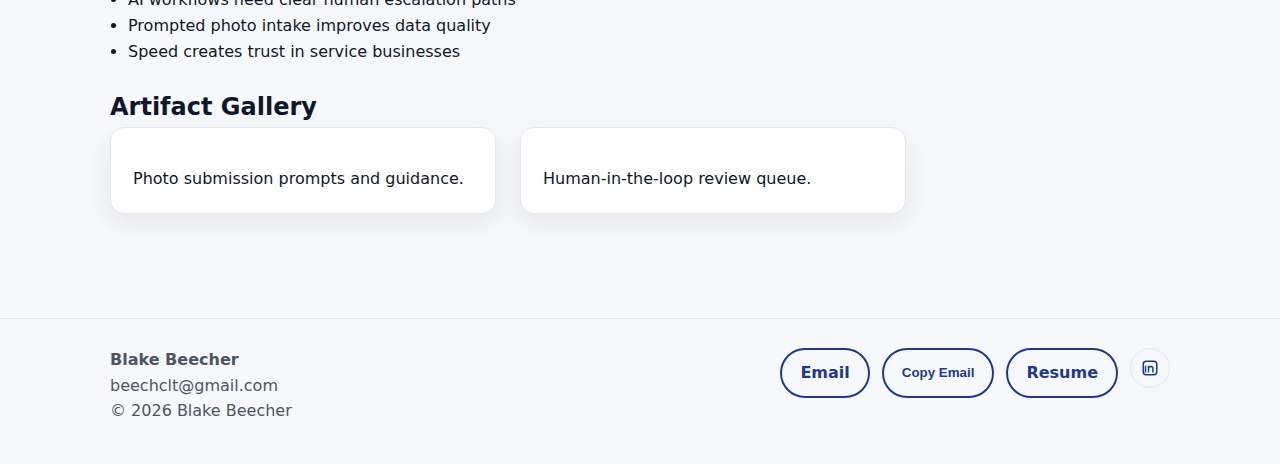
<file: site/project-move-remove-ai.html>
<!DOCTYPE html>
<html lang="en">
<head>
  <meta charset="UTF-8" />
  <meta name="viewport" content="width=device-width, initial-scale=1" />
  <title>Move &amp; Remove AI - Computer Vision Quoting</title>
  <meta name="description" content="Case study concept for AI-assisted quoting using computer vision." />
  <meta property="og:title" content="Move &amp; Remove AI - Case Study" />
  <meta property="og:description" content="Photo submission workflow and human-in-the-loop review for accurate estimates." />
  <meta property="og:image" content="assets/project-move-remove-ai.jpg" />
  <meta property="og:type" content="website" />
  <link rel="stylesheet" href="styles.css" />
  <script src="scripts.js" defer></script>
</head>
<body class="project-page">
  <div data-include="nav"></div>

  <main id="main">
    <!-- Case Study Hero -->
    <section class="section page-header">
      <div class="container">
        <div class="pill">Concept</div>
        <h1>Move &amp; Remove AI - Computer Vision Quoting</h1>
        <p class="section-subtitle">An AI-powered quoting concept that turns photos into structured estimates in minutes.</p>

        <div class="meta-row">
          <div><strong>Role:</strong> Product Concept</div>
          <div><strong>Timeframe:</strong> Placeholder</div>
          <div><strong>Team:</strong> Placeholder</div>
          <div><strong>Tools:</strong> Computer vision, structured extraction, review workflows</div>
        </div>

        <a class="btn btn-outline" href="projects.html">Back to Projects</a>
      </div>
    </section>

    <section class="section case-study">
      <div class="container case-layout">
        <!-- Main content -->
        <div class="case-content">
          <section>
            <h2>Context</h2>
            <p>Quoting relies on photo context, and delays reduce conversion. A faster workflow improves customer trust.</p>
          </section>

          <section>
            <h2>Problem</h2>
            <p>Manual quote review is time-consuming and inconsistent when teams are busy.</p>
          </section>

          <section>
            <h2>Goals &amp; Success Metrics</h2>
            <p>Placeholders: faster quote turnaround, consistent pricing, higher close rates.</p>
          </section>

          <section>
            <h2>Constraints &amp; Tradeoffs</h2>
            <ul>
              <li>Edge cases with mixed or unclear photos</li>
              <li>Human-in-the-loop review required for accuracy</li>
              <li>Clear customer expectations for AI usage</li>
            </ul>
          </section>

          <section>
            <h2>Approach</h2>
            <p>Designed a photo submission flow, structured extraction, and a review queue for final approval.</p>
          </section>

          <section>
            <h2>Solution</h2>
            <ul>
              <li>Mobile-first photo upload with prompts</li>
              <li>AI extraction for load size and item types</li>
              <li>Reviewer checklist for final pricing</li>
              <li>Automated quote delivery and follow-up</li>
            </ul>
          </section>

          <section>
            <h2>Impact</h2>
            <p>Placeholders: 30% faster quotes and more consistent estimates.</p>
          </section>

          <section>
            <h2>What I’d Do Next</h2>
            <p>Run a pilot with limited categories to validate accuracy before scaling.</p>
          </section>

          <section>
            <h2>Learnings</h2>
            <ul>
              <li>AI workflows need clear human escalation paths</li>
              <li>Prompted photo intake improves data quality</li>
              <li>Speed creates trust in service businesses</li>
            </ul>
          </section>

          <section>
            <h2>Artifact Gallery</h2>
            <div class="grid-2">
              <figure class="card">
                <img src="assets/project-move-remove-ai.jpg" alt="Photo intake placeholder" />
                <figcaption>Photo submission prompts and guidance.</figcaption>
              </figure>
              <figure class="card">
                <img src="assets/project-move-remove-ai.jpg" alt="Review queue placeholder" />
                <figcaption>Human-in-the-loop review queue.</figcaption>
              </figure>
            </div>
          </section>
        </div>

        <!-- TOC generated by JavaScript -->
        <aside class="case-toc" data-toc aria-label="Case study table of contents"></aside>
      </div>
    </section>
  </main>

  <div data-include="footer"></div>
</body>
</html>
</file>
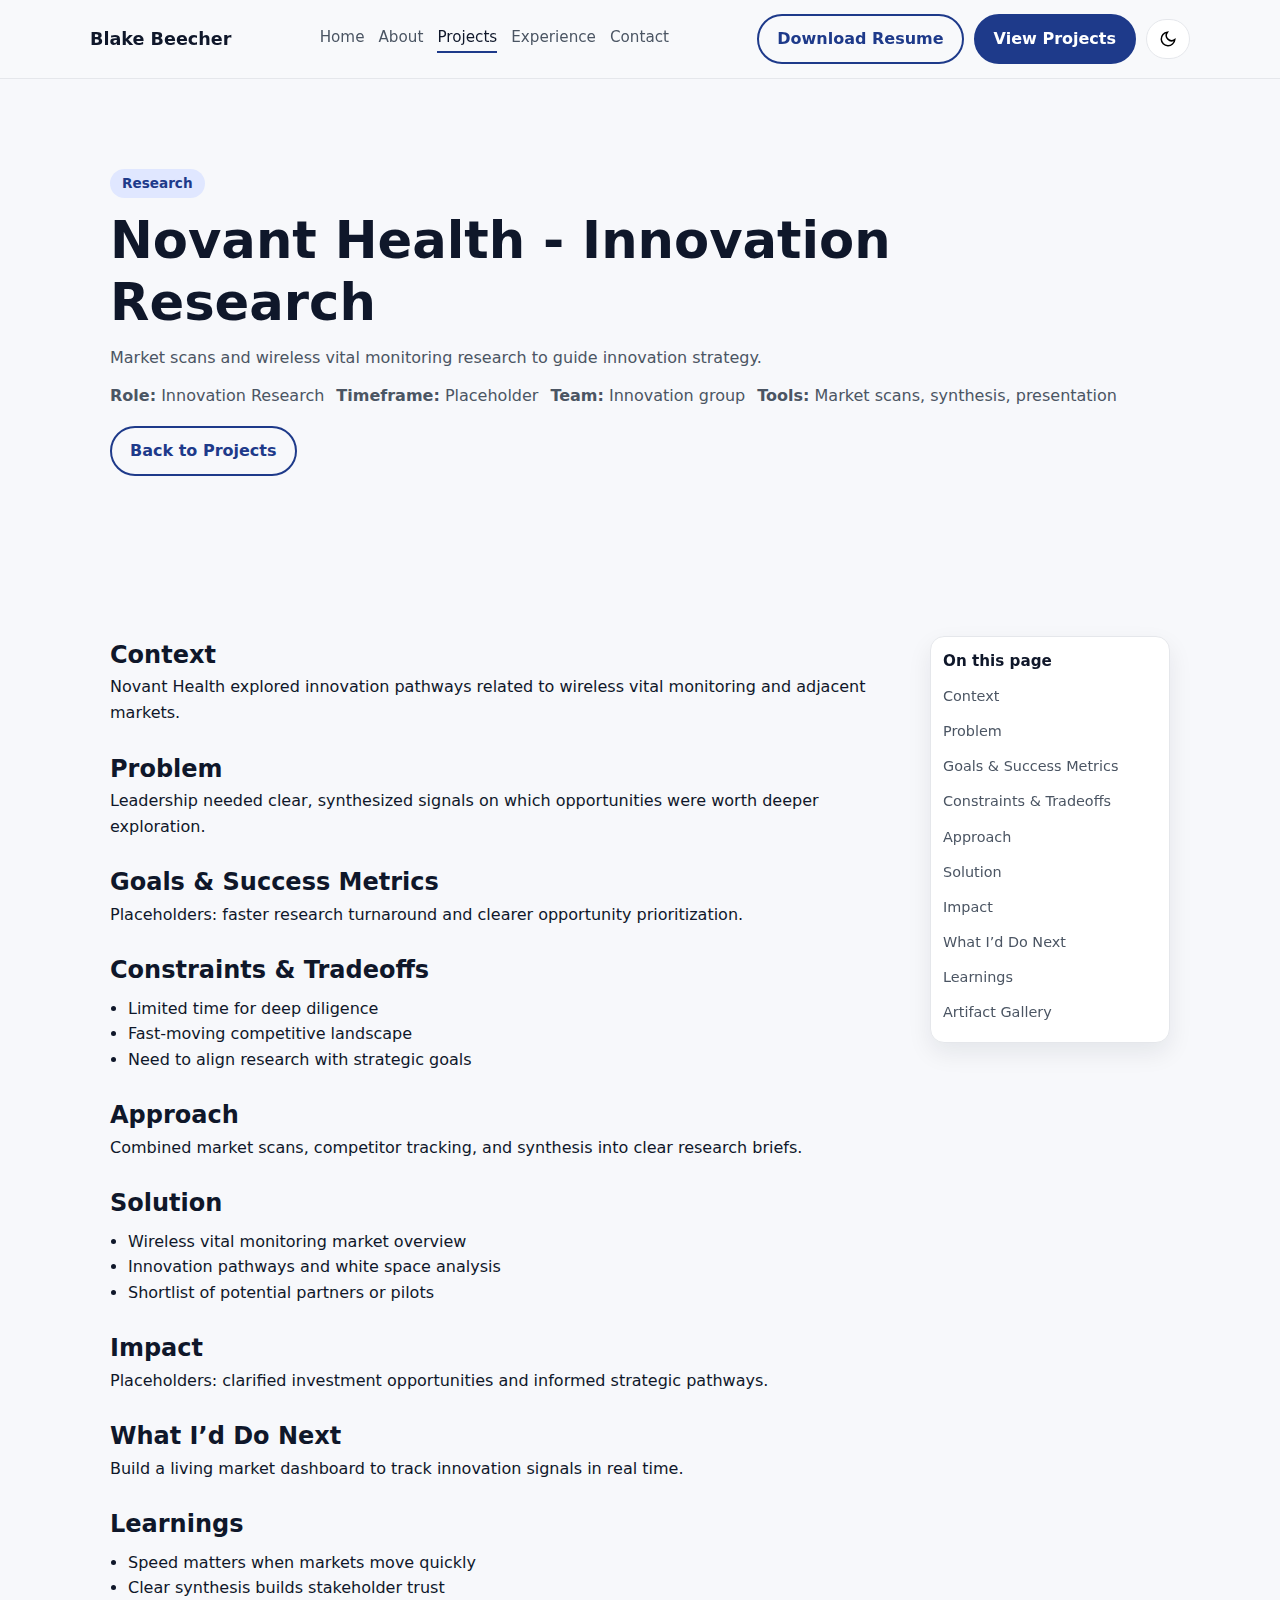
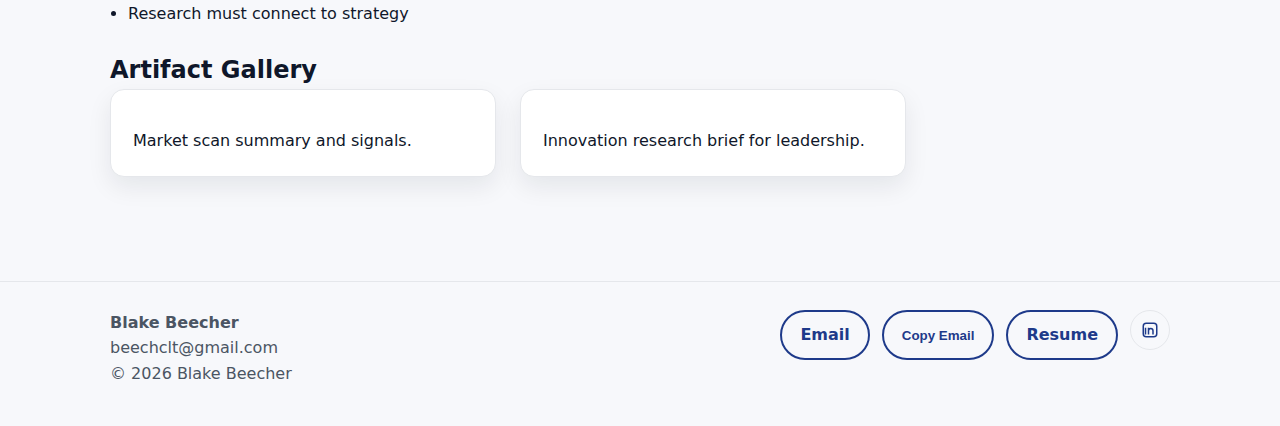
<file: site/project-novant-innovation.html>
<!DOCTYPE html>
<html lang="en">
<head>
  <meta charset="UTF-8" />
  <meta name="viewport" content="width=device-width, initial-scale=1" />
  <title>Novant Health - Innovation Research</title>
  <meta name="description" content="Case study on innovation research and market scans for Novant Health." />
  <meta property="og:title" content="Novant Health - Case Study" />
  <meta property="og:description" content="Market scans, wireless vital monitoring, and innovation discovery support." />
  <meta property="og:image" content="assets/project-novant-innovation.jpg" />
  <meta property="og:type" content="website" />
  <link rel="stylesheet" href="styles.css" />
  <script src="scripts.js" defer></script>
</head>
<body class="project-page">
  <div data-include="nav"></div>

  <main id="main">
    <!-- Case Study Hero -->
    <section class="section page-header">
      <div class="container">
        <div class="pill">Research</div>
        <h1>Novant Health - Innovation Research</h1>
        <p class="section-subtitle">Market scans and wireless vital monitoring research to guide innovation strategy.</p>

        <div class="meta-row">
          <div><strong>Role:</strong> Innovation Research</div>
          <div><strong>Timeframe:</strong> Placeholder</div>
          <div><strong>Team:</strong> Innovation group</div>
          <div><strong>Tools:</strong> Market scans, synthesis, presentation</div>
        </div>

        <a class="btn btn-outline" href="projects.html">Back to Projects</a>
      </div>
    </section>

    <section class="section case-study">
      <div class="container case-layout">
        <!-- Main content -->
        <div class="case-content">
          <section>
            <h2>Context</h2>
            <p>Novant Health explored innovation pathways related to wireless vital monitoring and adjacent markets.</p>
          </section>

          <section>
            <h2>Problem</h2>
            <p>Leadership needed clear, synthesized signals on which opportunities were worth deeper exploration.</p>
          </section>

          <section>
            <h2>Goals &amp; Success Metrics</h2>
            <p>Placeholders: faster research turnaround and clearer opportunity prioritization.</p>
          </section>

          <section>
            <h2>Constraints &amp; Tradeoffs</h2>
            <ul>
              <li>Limited time for deep diligence</li>
              <li>Fast-moving competitive landscape</li>
              <li>Need to align research with strategic goals</li>
            </ul>
          </section>

          <section>
            <h2>Approach</h2>
            <p>Combined market scans, competitor tracking, and synthesis into clear research briefs.</p>
          </section>

          <section>
            <h2>Solution</h2>
            <ul>
              <li>Wireless vital monitoring market overview</li>
              <li>Innovation pathways and white space analysis</li>
              <li>Shortlist of potential partners or pilots</li>
            </ul>
          </section>

          <section>
            <h2>Impact</h2>
            <p>Placeholders: clarified investment opportunities and informed strategic pathways.</p>
          </section>

          <section>
            <h2>What I’d Do Next</h2>
            <p>Build a living market dashboard to track innovation signals in real time.</p>
          </section>

          <section>
            <h2>Learnings</h2>
            <ul>
              <li>Speed matters when markets move quickly</li>
              <li>Clear synthesis builds stakeholder trust</li>
              <li>Research must connect to strategy</li>
            </ul>
          </section>

          <section>
            <h2>Artifact Gallery</h2>
            <div class="grid-2">
              <figure class="card">
                <img src="assets/project-novant-innovation.jpg" alt="Market scan placeholder" />
                <figcaption>Market scan summary and signals.</figcaption>
              </figure>
              <figure class="card">
                <img src="assets/project-novant-innovation.jpg" alt="Innovation brief placeholder" />
                <figcaption>Innovation research brief for leadership.</figcaption>
              </figure>
            </div>
          </section>
        </div>

        <!-- TOC generated by JavaScript -->
        <aside class="case-toc" data-toc aria-label="Case study table of contents"></aside>
      </div>
    </section>
  </main>

  <div data-include="footer"></div>
</body>
</html>
</file>
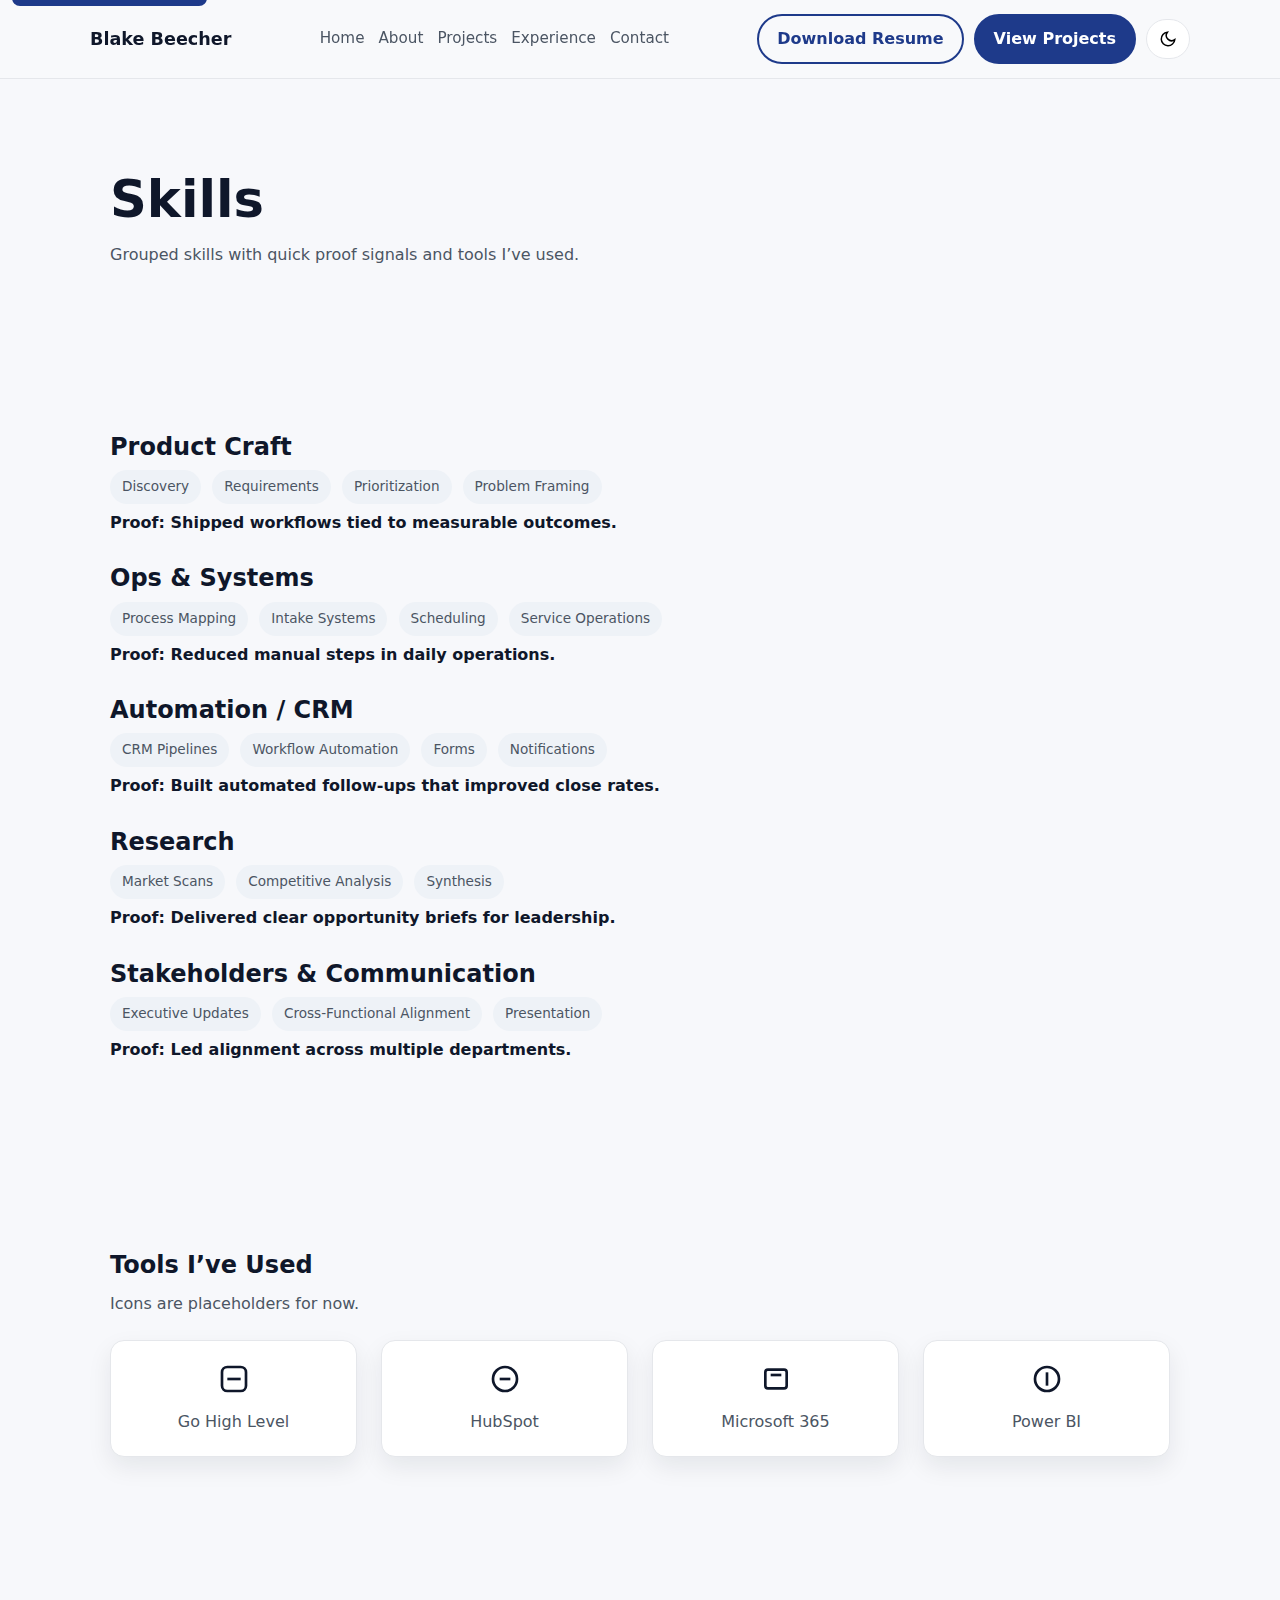
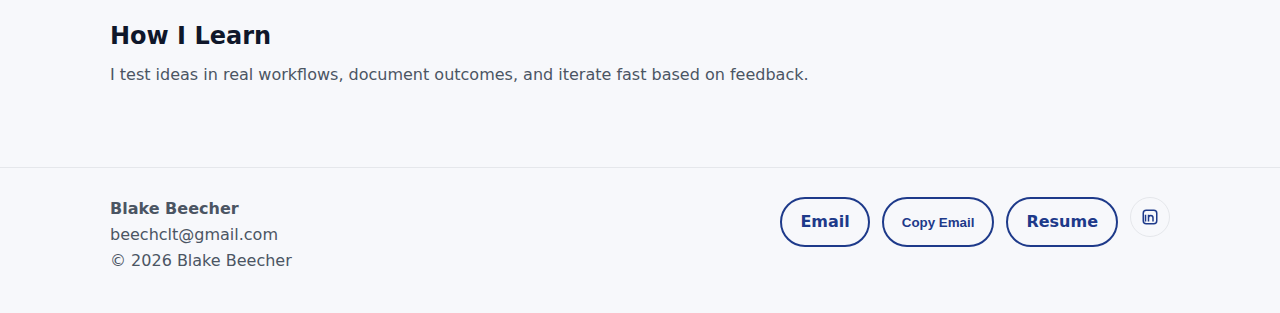
<file: site/skills.html>
<!DOCTYPE html>
<html lang="en">
<head>
  <meta charset="UTF-8" />
  <meta name="viewport" content="width=device-width, initial-scale=1" />
  <title>Skills — Blake Beecher</title>
  <meta name="description" content="Product, automation, research, and stakeholder skills grouped for easy review." />
  <meta property="og:title" content="Skills — Blake Beecher" />
  <meta property="og:description" content="Product craft, systems, automation, research, and communication." />
  <meta property="og:image" content="assets/og-image.jpg" />
  <meta property="og:type" content="website" />
  <link rel="stylesheet" href="styles.css" />
  <script src="scripts.js" defer></script>
</head>
<body>
  <a class="skip-link" href="#main">Skip to main content</a>
  <div data-include="nav"></div>

  <main id="main">
    <section class="section page-header">
      <div class="container">
        <h1>Skills</h1>
        <p class="section-subtitle">Grouped skills with quick proof signals and tools I’ve used.</p>
      </div>
    </section>

    <section class="section">
      <div class="container">
        <div class="skills-group">
          <h2>Product Craft</h2>
          <div class="chips">
            <span class="chip">Discovery</span>
            <span class="chip">Requirements</span>
            <span class="chip">Prioritization</span>
            <span class="chip">Problem Framing</span>
          </div>
          <p class="proof">Proof: Shipped workflows tied to measurable outcomes.</p>
        </div>

        <div class="skills-group">
          <h2>Ops &amp; Systems</h2>
          <div class="chips">
            <span class="chip">Process Mapping</span>
            <span class="chip">Intake Systems</span>
            <span class="chip">Scheduling</span>
            <span class="chip">Service Operations</span>
          </div>
          <p class="proof">Proof: Reduced manual steps in daily operations.</p>
        </div>

        <div class="skills-group">
          <h2>Automation / CRM</h2>
          <div class="chips">
            <span class="chip">CRM Pipelines</span>
            <span class="chip">Workflow Automation</span>
            <span class="chip">Forms</span>
            <span class="chip">Notifications</span>
          </div>
          <p class="proof">Proof: Built automated follow-ups that improved close rates.</p>
        </div>

        <div class="skills-group">
          <h2>Research</h2>
          <div class="chips">
            <span class="chip">Market Scans</span>
            <span class="chip">Competitive Analysis</span>
            <span class="chip">Synthesis</span>
          </div>
          <p class="proof">Proof: Delivered clear opportunity briefs for leadership.</p>
        </div>

        <div class="skills-group">
          <h2>Stakeholders &amp; Communication</h2>
          <div class="chips">
            <span class="chip">Executive Updates</span>
            <span class="chip">Cross-Functional Alignment</span>
            <span class="chip">Presentation</span>
          </div>
          <p class="proof">Proof: Led alignment across multiple departments.</p>
        </div>
      </div>
    </section>

    <!-- Tools icon grid with inline SVG placeholders -->
    <section class="section">
      <div class="container">
        <div class="section-header">
          <h2>Tools I’ve Used</h2>
          <p class="section-subtitle">Icons are placeholders for now.</p>
        </div>
        <div class="grid-4 tool-grid">
          <div class="card tool-card">
            <svg viewBox="0 0 24 24" aria-hidden="true" focusable="false">
              <rect x="3" y="3" width="18" height="18" rx="4" />
              <path d="M7 12h10" />
            </svg>
            <p>Go High Level</p>
          </div>
          <div class="card tool-card">
            <svg viewBox="0 0 24 24" aria-hidden="true" focusable="false">
              <circle cx="12" cy="12" r="9" />
              <path d="M8 12h8" />
            </svg>
            <p>HubSpot</p>
          </div>
          <div class="card tool-card">
            <svg viewBox="0 0 24 24" aria-hidden="true" focusable="false">
              <rect x="4" y="5" width="16" height="14" rx="2" />
              <path d="M8 9h8" />
            </svg>
            <p>Microsoft 365</p>
          </div>
          <div class="card tool-card">
            <svg viewBox="0 0 24 24" aria-hidden="true" focusable="false">
              <circle cx="12" cy="12" r="9" />
              <path d="M12 7v10" />
            </svg>
            <p>Power BI</p>
          </div>
        </div>
      </div>
    </section>

    <section class="section">
      <div class="container">
        <h2>How I Learn</h2>
        <p class="section-subtitle">I test ideas in real workflows, document outcomes, and iterate fast based on feedback.</p>
      </div>
    </section>
  </main>

  <div data-include="footer"></div>
</body>
</html>
</file>
<file: site/styles.css>
/*
  Shared styles for the multi-page portfolio site.
  Beginner-friendly CSS with clear comments.

  Table of contents:
  1) CSS Variables + Dark Theme
  2) Reset + Base Elements
  3) Utilities
  4) Cards + Buttons
  5) Pills + Chips
  6) Skip Link + Navigation
  7) Hero + Proof Strip
  8) Layout Grids
  9) Project + Case Study
 10) CTA + Forms
 11) Tools + Footer + Toast
 12) Responsive
*/

/* ---------- CSS Variables ---------- */
:root {
  --bg: #f7f8fb;
  --text: #0f172a;
  --muted: #4b5563;
  --border: #e5e7eb;
  --card: #ffffff;
  --accent: #1e3a8a; /* Deep blue */
  --accent-dark: #162e6e;
  --shadow: 0 10px 25px rgba(15, 23, 42, 0.08);
  --radius: 14px;
  --space-1: 6px;
  --space-2: 12px;
  --space-3: 18px;
  --space-4: 24px;
  --space-5: 36px;
  --space-6: 48px;
}

/* Dark mode overrides */
[data-theme="dark"] {
  --bg: #0b1120;
  --text: #e2e8f0;
  --muted: #94a3b8;
  --border: #1f2937;
  --card: #0f172a;
  --accent: #60a5fa;
  --accent-dark: #3b82f6;
  --shadow: 0 10px 25px rgba(2, 6, 23, 0.35);
}

/* ---------- Reset ---------- */
* {
  box-sizing: border-box;
  margin: 0;
  padding: 0;
}

html {
  scroll-behavior: smooth;
}

body {
  font-family: system-ui, -apple-system, "Segoe UI", Arial, sans-serif;
  background: var(--bg);
  color: var(--text);
  line-height: 1.6;
}

img {
  max-width: 100%;
  display: block;
}

a {
  color: var(--accent);
  text-decoration: none;
}

a:hover {
  color: var(--accent-dark);
}

/* Focus styles for accessibility */
:focus-visible {
  outline: 3px solid var(--accent);
  outline-offset: 3px;
}

/* ---------- Utilities ---------- */
.container {
  width: 100%;
  max-width: 1100px;
  margin: 0 auto;
  padding: 0 20px;
}

.container-narrow {
  width: 100%;
  max-width: 780px;
  margin: 0 auto;
  padding: 0 20px;
}

.section {
  /* Extra breathing room between sections */
  padding: 80px 0;
}

.page-header {
  padding-top: 90px;
}

.section-header {
  /* Give headings a bit more space from content */
  margin-bottom: var(--space-4);
}

.section-subtitle {
  color: var(--muted);
  margin-top: var(--space-1);
}

.muted {
  color: var(--muted);
}

.sr-only {
  position: absolute;
  width: 1px;
  height: 1px;
  padding: 0;
  margin: -1px;
  overflow: hidden;
  clip: rect(0, 0, 0, 0);
  border: 0;
}

/* ---------- Cards & Buttons ---------- */
.card {
  background: var(--card);
  border: 1px solid var(--border);
  border-radius: var(--radius);
  padding: 22px;
  box-shadow: var(--shadow);
}

.card-hover {
  transition: transform 0.2s ease, box-shadow 0.2s ease;
}

.card-hover:hover {
  transform: translateY(-4px);
  box-shadow: 0 14px 30px rgba(15, 23, 42, 0.12);
}

.card h3,
.card h2 {
  margin-bottom: var(--space-1);
}

.card p {
  color: var(--muted);
}

.btn {
  display: inline-block;
  padding: 10px 18px;
  border-radius: 999px;
  font-weight: 600;
  border: 2px solid var(--accent);
  transition: background 0.2s ease, color 0.2s ease, border 0.2s ease;
  background: transparent;
}

.btn-primary {
  background: var(--accent);
  color: #ffffff;
}

.btn-primary:hover {
  background: var(--accent-dark);
  border-color: var(--accent-dark);
  color: #ffffff;
}

.btn-outline {
  color: var(--accent);
}

.btn-outline:hover {
  background: rgba(96, 165, 250, 0.12);
}

/* ---------- Pills & Chips ---------- */
.pill {
  display: inline-block;
  padding: 4px 12px;
  border-radius: 999px;
  background: #e0e7ff;
  color: var(--accent);
  font-size: 0.85rem;
  font-weight: 600;
  margin-bottom: var(--space-2);
}

.pill-button {
  border: none;
  cursor: pointer;
}

.pill-button.is-active {
  background: var(--accent);
  color: #ffffff;
}

.chip {
  display: inline-block;
  padding: 6px 12px;
  border-radius: 999px;
  background: #eef2f7;
  color: var(--muted);
  font-size: 0.85rem;
  margin: 4px 6px 0 0;
}

.link-chip {
  border: 1px solid var(--border);
  background: transparent;
}

.link-chip.is-active {
  border-color: var(--accent);
  color: var(--accent);
}

/* ---------- Skip Link ---------- */
.skip-link {
  position: absolute;
  left: 12px;
  top: -40px;
  background: var(--accent);
  color: #ffffff;
  padding: 10px 14px;
  border-radius: 8px;
  z-index: 999;
}

.skip-link:focus {
  top: 12px;
}

/* ---------- Navigation ---------- */
.site-header {
  position: sticky;
  top: 0;
  background: rgba(247, 248, 251, 0.9);
  backdrop-filter: blur(6px);
  border-bottom: 1px solid var(--border);
  z-index: 10;
}

[data-theme="dark"] .site-header {
  background: rgba(11, 17, 32, 0.9);
}

.nav {
  display: flex;
  align-items: center;
  justify-content: space-between;
  padding: 14px 0;
  gap: 20px;
}

.brand {
  font-weight: 700;
  font-size: 1.1rem;
  color: var(--text);
}

.nav-links {
  display: flex;
  flex-wrap: wrap;
  gap: 14px;
  font-size: 0.95rem;
}

.nav-links a {
  color: var(--muted);
  padding-bottom: 2px;
}

.nav-links a.active {
  color: var(--text);
  border-bottom: 2px solid var(--accent);
}

.nav-cta {
  display: flex;
  gap: 10px;
  flex-wrap: wrap;
  align-items: center;
}

.theme-toggle {
  border: 1px solid var(--border);
  background: var(--card);
  border-radius: 999px;
  width: 44px;
  height: 40px;
  display: inline-flex;
  align-items: center;
  justify-content: center;
  cursor: pointer;
}

.theme-toggle .icon {
  width: 18px;
  height: 18px;
  stroke: currentColor;
  fill: none;
  stroke-width: 2;
}

.theme-toggle .icon-sun {
  display: none;
}

[data-theme="dark"] .theme-toggle .icon-sun {
  display: inline;
}

[data-theme="dark"] .theme-toggle .icon-moon {
  display: none;
}

/* ---------- Hero ---------- */
.hero {
  padding-top: 90px;
}

.eyebrow {
  color: var(--muted);
  font-weight: 600;
  letter-spacing: 0.4px;
  margin-bottom: var(--space-2);
}

h1 {
  font-size: clamp(2rem, 4vw, 3.2rem);
  line-height: 1.2;
  margin-bottom: var(--space-2);
}

.lead {
  font-size: 1.1rem;
  margin-bottom: var(--space-1);
}

.sublead {
  color: var(--muted);
  margin-bottom: var(--space-3);
}

.hero-actions {
  display: flex;
  gap: var(--space-2);
  flex-wrap: wrap;
}

/* Hero layout with image */
.hero-grid {
  display: flex;
  flex-wrap: wrap;
  gap: var(--space-4);
  align-items: center;
}

.hero-grid > div {
  flex: 1 1 320px;
}

.hero-image img {
  width: 100%;
  max-width: 320px;
  border-radius: var(--radius);
  border: 1px solid var(--border);
  box-shadow: var(--shadow);
}

/* Simple image framing */
.image-frame img {
  width: 100%;
  border-radius: var(--radius);
  border: 1px solid var(--border);
  box-shadow: var(--shadow);
}

/* Proof strip */
.proof-strip {
  display: flex;
  gap: var(--space-2);
  flex-wrap: wrap;
  margin: var(--space-4) 0;
}

.proof-card {
  background: var(--card);
  border: 1px solid var(--border);
  border-radius: var(--radius);
  padding: var(--space-2) var(--space-3);
  min-width: 160px;
}

.proof-number {
  font-size: 1.4rem;
  font-weight: 700;
}

.proof-label {
  color: var(--muted);
  font-size: 0.9rem;
}

.section-links {
  display: flex;
  gap: var(--space-2);
  flex-wrap: wrap;
  margin-bottom: var(--space-3);
}

/* Scroll indicator */
.scroll-indicator {
  display: inline-flex;
  align-items: center;
  gap: var(--space-2);
  color: var(--muted);
  font-size: 0.85rem;
}

.scroll-line {
  width: 34px;
  height: 2px;
  background: var(--accent);
  display: inline-block;
  animation: pulse 1.6s infinite;
}

@keyframes pulse {
  0% { opacity: 0.3; }
  50% { opacity: 1; }
  100% { opacity: 0.3; }
}

/* ---------- Layout Grids (Flex-based) ---------- */
.grid-2,
.grid-3,
.grid-4 {
  display: flex;
  flex-wrap: wrap;
  /* Slightly larger gap so cards don't feel cramped */
  gap: 24px;
}

/* Stack card lists with clear spacing */
.stacked-cards {
  display: flex;
  flex-direction: column;
  gap: var(--space-3);
}

/* Add space between skill groups */
.skills-group {
  margin-bottom: var(--space-4);
}

.grid-2 > * {
  flex: 1 1 50px;
}

.grid-3 > * {
  flex: 1 1 50px;
}

.grid-4 > * {
  flex: 1 1 50px;
}

/* ---------- Project Cards ---------- */
.project-card .impact {
  margin-top: var(--space-1);
  color: var(--text);
}

.project-link {
  display: inline-block;
  margin-top: var(--space-2);
  font-weight: 600;
}

.proof {
  margin-top: var(--space-1);
  font-weight: 600;
  color: var(--text);
}

.operator-line {
  margin-bottom: var(--space-2);
  font-weight: 600;
  color: var(--text);
}

.step-number {
  font-weight: 700;
  color: var(--accent);
  margin-bottom: var(--space-1);
}

/* ---------- CTA Card ---------- */
.cta-card {
  background: var(--card);
  border: 1px solid var(--border);
  border-radius: var(--radius);
  padding: var(--space-4);
  display: flex;
  flex-wrap: wrap;
  gap: var(--space-3);
  align-items: center;
  justify-content: space-between;
  box-shadow: var(--shadow);
}

.cta-actions {
  display: flex;
  gap: var(--space-2);
  flex-wrap: wrap;
}

.cta-row {
  display: flex;
  gap: var(--space-2);
  flex-wrap: wrap;
  margin-top: var(--space-3);
}

/* ---------- Forms ---------- */
.contact-form {
  display: flex;
  flex-direction: column;
  gap: var(--space-2);
}

.contact-form label {
  display: flex;
  flex-direction: column;
  gap: 6px;
  font-weight: 600;
}

.contact-form input,
.contact-form textarea,
.search-input {
  border: 1px solid var(--border);
  border-radius: 10px;
  padding: 10px 12px;
  background: var(--card);
  color: var(--text);
}

.search-row {
  margin-top: var(--space-2);
}

/* ---------- Filters ---------- */
.filters {
  display: flex;
  flex-wrap: wrap;
  gap: var(--space-2);
}

.project-card.is-hidden {
  display: none;
}

/* ---------- Case Study Layout ---------- */
.case-layout {
  display: flex;
  gap: 24px;
  align-items: flex-start;
}

.case-content {
  flex: 1;
}

.case-content section {
  margin-bottom: var(--space-4);
}

.case-content ul {
  padding-left: 18px;
  margin-top: var(--space-1);
}

.case-toc {
  width: 240px;
  position: sticky;
  top: 120px;
  border: 1px solid var(--border);
  background: var(--card);
  border-radius: var(--radius);
  padding: var(--space-2);
  box-shadow: var(--shadow);
}

.case-toc h3 {
  font-size: 0.95rem;
  margin-bottom: var(--space-1);
}

.case-toc ul {
  list-style: none;
}

.case-toc a {
  display: block;
  padding: 6px 0;
  color: var(--muted);
  font-size: 0.9rem;
}

.case-toc a.active {
  color: var(--accent);
  font-weight: 600;
}

.meta-row {
  display: flex;
  flex-wrap: wrap;
  gap: var(--space-2);
  margin: var(--space-2) 0 var(--space-3);
  color: var(--muted);
}

/* ---------- Tools Grid ---------- */
.tool-grid .tool-card {
  text-align: center;
}

.tool-card svg {
  width: 32px;
  height: 32px;
  margin: 0 auto var(--space-1);
  stroke: currentColor;
  fill: none;
  stroke-width: 2;
}

/* ---------- Footer ---------- */
.site-footer {
  border-top: 1px solid var(--border);
  padding: 28px 0 40px;
  color: var(--muted);
}

.footer-row {
  display: flex;
  flex-wrap: wrap;
  gap: var(--space-2);
  align-items: center;
  justify-content: space-between;
}

.footer-actions {
  display: flex;
  gap: var(--space-2);
  flex-wrap: wrap;
}

.footer-icon {
  display: inline-flex;
  align-items: center;
  justify-content: center;
  width: 40px;
  height: 40px;
  border: 1px solid var(--border);
  border-radius: 999px;
}

.footer-icon svg {
  width: 18px;
  height: 18px;
  stroke: currentColor;
  fill: none;
  stroke-width: 2;
}

/* ---------- Toast ---------- */
.toast-container {
  position: fixed;
  bottom: 20px;
  right: 20px;
  display: flex;
  flex-direction: column;
  gap: 10px;
  z-index: 1000;
}

.toast {
  background: var(--card);
  border: 1px solid var(--border);
  color: var(--text);
  padding: 10px 14px;
  border-radius: 10px;
  box-shadow: var(--shadow);
  opacity: 0;
  transform: translateY(6px);
  transition: opacity 0.2s ease, transform 0.2s ease;
}

.toast.show {
  opacity: 1;
  transform: translateY(0);
}

/* ---------- Scroll Progress ---------- */
.scroll-progress {
  position: fixed;
  top: 0;
  left: 0;
  height: 4px;
  background: var(--accent);
  width: 0;
  z-index: 1000;
}

/* ---------- Responsive ---------- */
@media (max-width: 900px) {
  .nav {
    flex-direction: column;
    align-items: flex-start;
  }

  .nav-cta,
  .nav-links {
    width: 100%;
  }

  .case-layout {
    flex-direction: column;
  }

  .case-toc {
    position: static;
    width: 100%;
  }
}

@media (max-width: 600px) {
  .section {
    padding: 50px 0;
  }

  .hero,
  .page-header {
    padding-top: 70px;
  }
}
</file>
